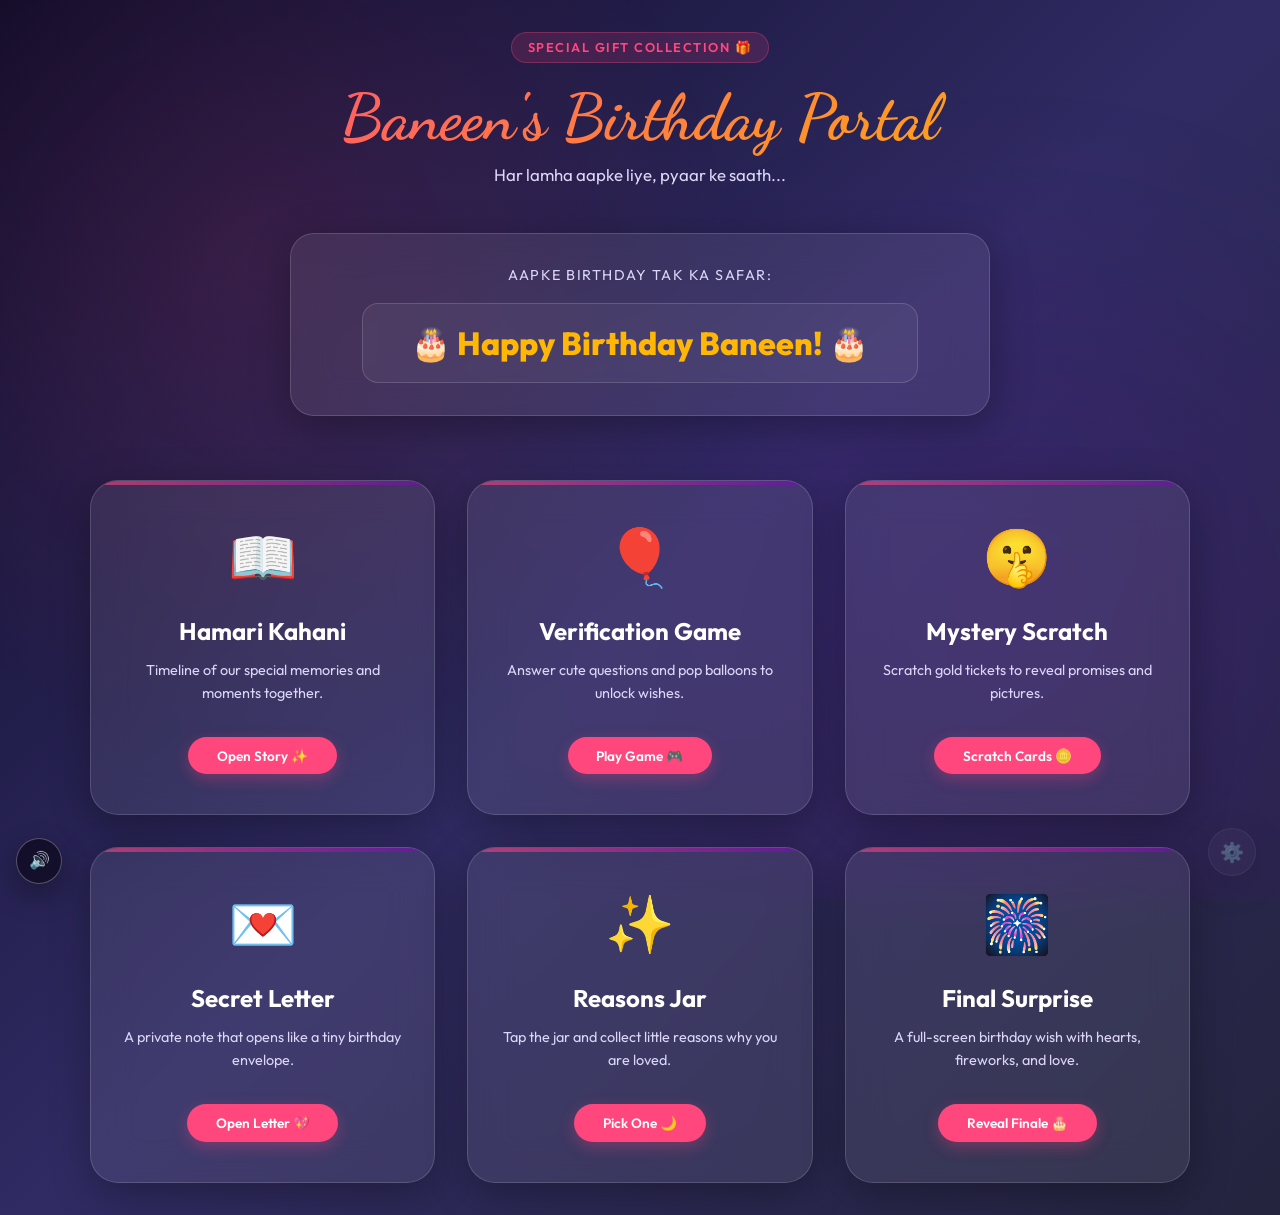
<file: index.html>
<!DOCTYPE html>
<html lang="en">
<head>
    <meta charset="UTF-8">
    <meta name="viewport" content="width=device-width, initial-scale=1.0">
    <title>Surprises For You 💖</title>
    <link rel="preconnect" href="https://fonts.googleapis.com">
    <link rel="preconnect" href="https://fonts.gstatic.com" crossorigin>
    <link href="https://fonts.googleapis.com/css2?family=Dancing+Script:wght@700&family=Outfit:wght@300;400;600;800&display=swap" rel="stylesheet">
    <link rel="stylesheet" href="style-portal.css">
</head>
<body>
    <!-- Background Starry Particles -->
    <div class="space-bg"></div>

    <!-- Secret Admin Portal Button -->
    <a href="admin.html" class="secret-admin-btn" title="Admin Settings">⚙️</a>

    <div class="portal-container">
        <header class="portal-header">
            <span class="portal-badge">Special Gift Collection 🎁</span>
            <h1 class="portal-title">Baneen's Birthday Portal</h1>
            <p class="portal-tagline">Har lamha aapke liye, pyaar ke saath...</p>
        </header>

        <!-- Countdown Section -->
        <div class="glass-card countdown-card">
            <p class="countdown-label">Aapke Birthday Tak Ka Safar:</p>
            <div class="countdown" id="countdown">
                <div class="countdown-item">
                    <span class="countdown-number" id="days">00</span>
                    <span class="countdown-text">Days</span>
                </div>
                <div class="countdown-separator">:</div>
                <div class="countdown-item">
                    <span class="countdown-number" id="hours">00</span>
                    <span class="countdown-text">Hours</span>
                </div>
                <div class="countdown-separator">:</div>
                <div class="countdown-item">
                    <span class="countdown-number" id="minutes">00</span>
                    <span class="countdown-text">Minutes</span>
                </div>
                <div class="countdown-separator">:</div>
                <div class="countdown-item">
                    <span class="countdown-number" id="seconds">00</span>
                    <span class="countdown-text">Seconds</span>
                </div>
            </div>
        </div>

        <!-- Surprise Buttons Grid -->
        <div class="portal-grid">
            <!-- Surprise 1 -->
            <a href="timeline.html" class="portal-card-link">
                <div class="portal-card card-1">
                    <div class="card-icon">📖</div>
                    <h2>Hamari Kahani</h2>
                    <p>Timeline of our special memories and moments together.</p>
                    <span class="card-action-btn">Open Story ✨</span>
                </div>
            </a>

            <!-- Surprise 2 -->
            <a href="game.html" class="portal-card-link">
                <div class="portal-card card-2">
                    <div class="card-icon">🎈</div>
                    <h2>Verification Game</h2>
                    <p>Answer cute questions and pop balloons to unlock wishes.</p>
                    <span class="card-action-btn">Play Game 🎮</span>
                </div>
            </a>

            <!-- Surprise 3 -->
            <a href="scratch.html" class="portal-card-link">
                <div class="portal-card card-3">
                    <div class="card-icon">🤫</div>
                    <h2>Mystery Scratch</h2>
                    <p>Scratch gold tickets to reveal promises and pictures.</p>
                    <span class="card-action-btn">Scratch Cards 🪙</span>
                </div>
            </a>

            <!-- Surprise 4 -->
            <a href="letter.html" class="portal-card-link">
                <div class="portal-card card-4">
                    <div class="card-icon">💌</div>
                    <h2>Secret Letter</h2>
                    <p>A private note that opens like a tiny birthday envelope.</p>
                    <span class="card-action-btn">Open Letter 💖</span>
                </div>
            </a>

            <!-- Surprise 5 -->
            <a href="jar.html" class="portal-card-link">
                <div class="portal-card card-5">
                    <div class="card-icon">✨</div>
                    <h2>Reasons Jar</h2>
                    <p>Tap the jar and collect little reasons why you are loved.</p>
                    <span class="card-action-btn">Pick One 🌙</span>
                </div>
            </a>

            <!-- Surprise 6 -->
            <a href="finale.html" class="portal-card-link">
                <div class="portal-card card-6">
                    <div class="card-icon">🎆</div>
                    <h2>Final Surprise</h2>
                    <p>A full-screen birthday wish with hearts, fireworks, and love.</p>
                    <span class="card-action-btn">Reveal Finale 🎂</span>
                </div>
            </a>
        </div>
    </div>

    <script src="config.js"></script>
    <script>
        // Countdown Timer
        function updateCountdown() {
            const birthday = new Date('2026-07-25T00:00:00');
            const now = new Date();
            const diff = birthday - now;

            if (diff <= 0) {
                document.getElementById('countdown').innerHTML = `
                    <div class="countdown-item" style="min-width: auto; padding: 1.2rem 3rem;">
                        <span class="countdown-number" style="font-size: 2rem;">🎂 Happy Birthday Baneen! 🎂</span>
                    </div>
                `;
                return;
            }

            const days = Math.floor(diff / (1000 * 60 * 60 * 24));
            const hours = Math.floor((diff % (1000 * 60 * 60 * 24)) / (1000 * 60 * 60));
            const minutes = Math.floor((diff % (1000 * 60 * 60)) / (1000 * 60));
            const seconds = Math.floor((diff % (1000 * 60)) / 1000);

            document.getElementById('days').textContent = String(days).padStart(2, '0');
            document.getElementById('hours').textContent = String(hours).padStart(2, '0');
            document.getElementById('minutes').textContent = String(minutes).padStart(2, '0');
            document.getElementById('seconds').textContent = String(seconds).padStart(2, '0');
        }
        updateCountdown();
        setInterval(updateCountdown, 1000);
    </script>
    <script src="music-player.js"></script>
</body>
</html>
</file>
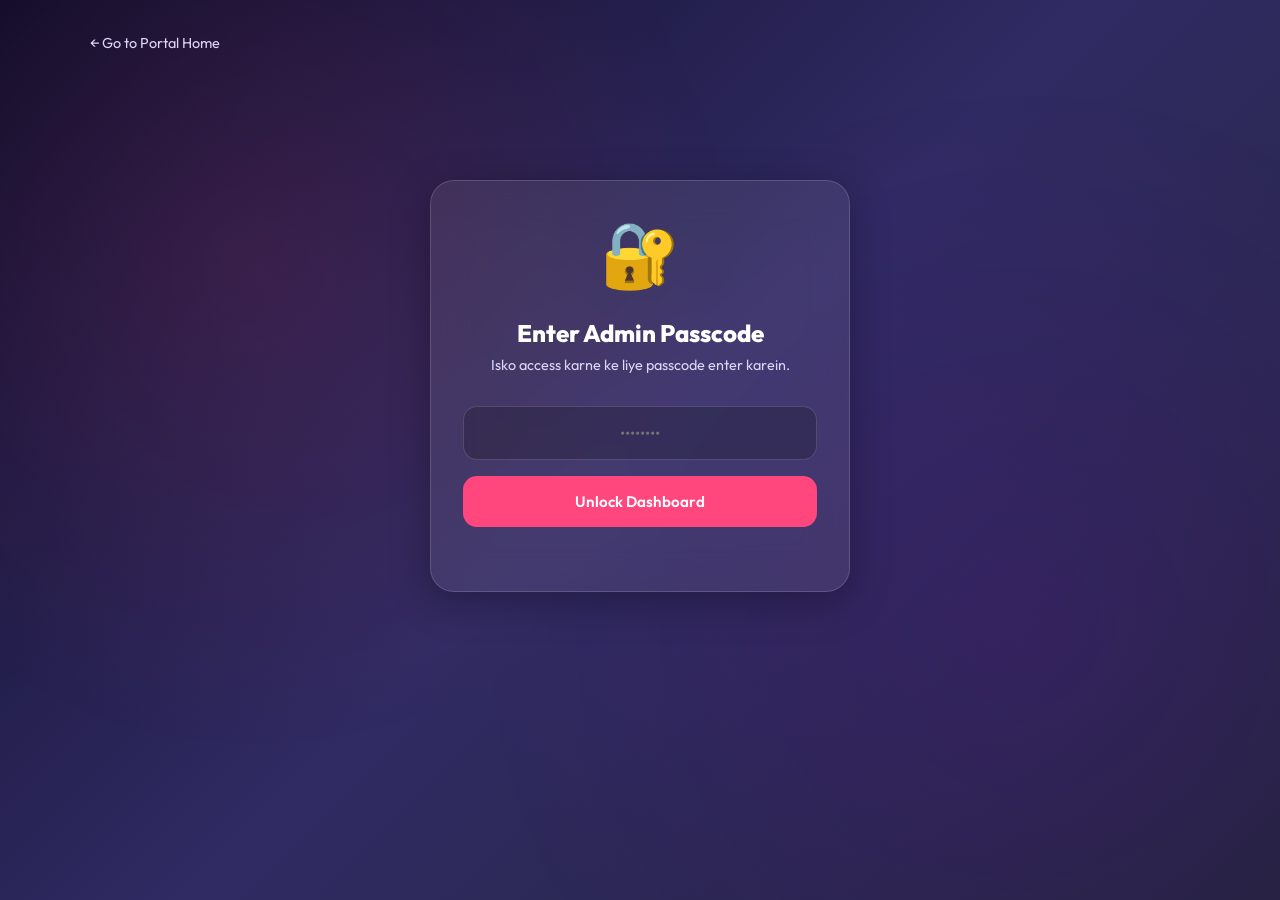
<file: admin.html>
<!DOCTYPE html>
<html lang="en">
<head>
    <meta charset="UTF-8">
    <meta name="viewport" content="width=device-width, initial-scale=1.0">
    <title>Admin Dashboard 🔐</title>
    <link rel="preconnect" href="https://fonts.googleapis.com">
    <link rel="preconnect" href="https://fonts.gstatic.com" crossorigin>
    <link href="https://fonts.googleapis.com/css2?family=Outfit:wght@300;400;600;800&display=swap" rel="stylesheet">
    <link rel="stylesheet" href="style-portal.css">
    <style>
        .action-btns { display: flex; gap: 0.5rem; flex-wrap: wrap; justify-content: center; margin-top: 0.8rem; }
        .download-btn, .reset-btn-small, .url-btn {
            background: rgba(255,255,255,0.12);
            border: 1px solid rgba(255,255,255,0.25);
            color: white;
            padding: 0.4rem 0.8rem;
            border-radius: 8px;
            font-size: 0.75rem;
            cursor: pointer;
            transition: all 0.2s ease;
            font-family: 'Outfit', sans-serif;
        }
        .download-btn:hover { background: rgba(106, 130, 251, 0.3); border-color: rgba(106, 130, 251, 0.5); }
        .reset-btn-small:hover { background: rgba(255, 100, 100, 0.3); border-color: rgba(255, 100, 100, 0.5); }
        .url-btn:hover { background: rgba(6, 214, 160, 0.3); border-color: rgba(6, 214, 160, 0.5); }
        .upload-status { font-size: 0.75rem; margin-top: 0.5rem; min-height: 1.2rem; text-align: center; color: #ff6b9d; }
        .upload-status.success { color: #06d6a0; }
        .global-actions { display: flex; gap: 1rem; justify-content: center; margin-top: 1.5rem; flex-wrap: wrap; }
        .global-actions button { padding: 0.6rem 1.2rem; border-radius: 10px; border: none; cursor: pointer; font-family: 'Outfit', sans-serif; font-weight: 600; }
        .reset-all-btn { background: linear-gradient(135deg, #ff6b6b, #ee5a5a); color: white; }
        .info-text { font-size: 0.8rem; color: rgba(255,255,255,0.6); text-align: center; margin-top: 0.5rem; }

        .supabase-banner {
            padding: 1rem 1.5rem;
            border-radius: 16px;
            margin: 1rem 0;
            text-align: center;
            font-size: 0.9rem;
        }
        .supabase-banner.connected {
            background: rgba(6, 214, 160, 0.15);
            border: 1px solid rgba(6, 214, 160, 0.4);
            color: #06d6a0;
        }
        .supabase-banner.not-connected {
            background: rgba(255, 165, 0, 0.15);
            border: 1px solid rgba(255, 165, 0, 0.4);
            color: #ffaa00;
        }
        .supabase-banner a { color: #6a82fb; text-decoration: underline; }

        .url-input-section {
            margin-top: 0.8rem;
            display: none;
            gap: 0.5rem;
            flex-direction: column;
        }
        .url-input-section.active { display: flex; }
        .url-input-section input {
            padding: 0.5rem 0.8rem;
            border-radius: 8px;
            border: 1px solid rgba(255,255,255,0.2);
            background: rgba(255,255,255,0.1);
            color: white;
            font-size: 0.8rem;
            font-family: 'Outfit', sans-serif;
        }
        .url-input-section input::placeholder { color: rgba(255,255,255,0.4); }
        .url-input-section button {
            padding: 0.5rem 1rem;
            border-radius: 8px;
            border: none;
            background: linear-gradient(135deg, #6a82fb, #fc5c7d);
            color: white;
            font-family: 'Outfit', sans-serif;
            font-weight: 600;
            cursor: pointer;
        }
    </style>
</head>
<body>
    <div class="space-bg"></div>

    <div class="portal-container">
        <!-- Back to Portal Home -->
        <a href="index.html" class="back-link">← Go to Portal Home</a>

        <!-- ===== PASSCODE LOCK SCREEN ===== -->
        <div class="glass-card auth-card" id="lockScreen">
            <span class="lock-icon">🔐</span>
            <h2>Enter Admin Passcode</h2>
            <p>Isko access karne ke liye passcode enter karein.</p>
            <div class="input-group">
                <input type="password" id="passcodeInput" placeholder="••••••••" onkeydown="if(event.key === 'Enter') checkPasscode()">
                <button class="action-btn" onclick="checkPasscode()">Unlock Dashboard</button>
            </div>
            <p class="error-msg" id="authError"></p>
        </div>

        <!-- ===== ADMIN DASHBOARD SCREEN ===== -->
        <div class="admin-dashboard" id="dashboardScreen" style="display: none;">
            <header class="portal-header">
                <span class="portal-badge">Admin Panel ⚙️</span>
                <h1>Upload Birthday Photos</h1>
                <p>Website ke teeno sections ke liye yahan se images select karein.</p>
            </header>

            <!-- Supabase Connection Status -->
            <div id="supabaseBanner" class="supabase-banner"></div>

            <div class="upload-grid">
                <!-- Photo 1 -->
                <div class="glass-card upload-card">
                    <span class="card-num">1</span>
                    <h3>Photo 1: Jab Hum Mile</h3>
                    <p>Timeline ki pehli photo</p>
                    <div class="preview-box" id="preview-1">No Image</div>
                    <p class="upload-status" id="status-1"></p>
                    <label class="file-label">
                        Choose Photo
                        <input type="file" accept="image/*" onchange="handleImageUpload(1, this)">
                    </label>
                    <div class="action-btns">
                        <button class="url-btn" onclick="toggleUrlInput(1)">🔗 URL Se Paste</button>
                        <button class="download-btn" onclick="downloadPhoto(1, 'photo-1.jpg')">⬇ Download</button>
                        <button class="reset-btn-small" onclick="resetPhoto(1)">🗑 Reset</button>
                    </div>
                    <div class="url-input-section" id="url-section-1">
                        <input type="text" id="url-input-1" placeholder="Image URL paste karein (e.g. imgur, imgbb link)">
                        <button onclick="saveFromUrl(1)">Save URL</button>
                    </div>
                </div>

                <!-- Photo 2 -->
                <div class="glass-card upload-card">
                    <span class="card-num">2</span>
                    <h3>Photo 2: Pehli Baat</h3>
                    <p>Timeline ki dusri photo ya chat screenshot</p>
                    <div class="preview-box" id="preview-2">No Image</div>
                    <p class="upload-status" id="status-2"></p>
                    <label class="file-label">
                        Choose Photo
                        <input type="file" accept="image/*" onchange="handleImageUpload(2, this)">
                    </label>
                    <div class="action-btns">
                        <button class="url-btn" onclick="toggleUrlInput(2)">🔗 URL Se Paste</button>
                        <button class="download-btn" onclick="downloadPhoto(2, 'photo-2.jpg')">⬇ Download</button>
                        <button class="reset-btn-small" onclick="resetPhoto(2)">🗑 Reset</button>
                    </div>
                    <div class="url-input-section" id="url-section-2">
                        <input type="text" id="url-input-2" placeholder="Image URL paste karein (e.g. imgur, imgbb link)">
                        <button onclick="saveFromUrl(2)">Save URL</button>
                    </div>
                </div>

                <!-- Photo 3 -->
                <div class="glass-card upload-card">
                    <span class="card-num">3</span>
                    <h3>Photo 3: Special Moment</h3>
                    <p>Timeline aur Scratch card 2 ki photo</p>
                    <div class="preview-box" id="preview-3">No Image</div>
                    <p class="upload-status" id="status-3"></p>
                    <label class="file-label">
                        Choose Photo
                        <input type="file" accept="image/*" onchange="handleImageUpload(3, this)">
                    </label>
                    <div class="action-btns">
                        <button class="url-btn" onclick="toggleUrlInput(3)">🔗 URL Se Paste</button>
                        <button class="download-btn" onclick="downloadPhoto(3, 'photo-3.jpg')">⬇ Download</button>
                        <button class="reset-btn-small" onclick="resetPhoto(3)">🗑 Reset</button>
                    </div>
                    <div class="url-input-section" id="url-section-3">
                        <input type="text" id="url-input-3" placeholder="Image URL paste karein (e.g. imgur, imgbb link)">
                        <button onclick="saveFromUrl(3)">Save URL</button>
                    </div>
                </div>

                <!-- Photo 4 -->
                <div class="glass-card upload-card">
                    <span class="card-num">4</span>
                    <h3>Photo 4: Yaadgar Din</h3>
                    <p>Timeline ki chothi photo</p>
                    <div class="preview-box" id="preview-4">No Image</div>
                    <p class="upload-status" id="status-4"></p>
                    <label class="file-label">
                        Choose Photo
                        <input type="file" accept="image/*" onchange="handleImageUpload(4, this)">
                    </label>
                    <div class="action-btns">
                        <button class="url-btn" onclick="toggleUrlInput(4)">🔗 URL Se Paste</button>
                        <button class="download-btn" onclick="downloadPhoto(4, 'photo-4.jpg')">⬇ Download</button>
                        <button class="reset-btn-small" onclick="resetPhoto(4)">🗑 Reset</button>
                    </div>
                    <div class="url-input-section" id="url-section-4">
                        <input type="text" id="url-input-4" placeholder="Image URL paste karein (e.g. imgur, imgbb link)">
                        <button onclick="saveFromUrl(4)">Save URL</button>
                    </div>
                </div>

                <!-- Photo 5 -->
                <div class="glass-card upload-card">
                    <span class="card-num">5</span>
                    <h3>Photo 5: Funny Moment</h3>
                    <p>Timeline ki panchwin photo</p>
                    <div class="preview-box" id="preview-5">No Image</div>
                    <p class="upload-status" id="status-5"></p>
                    <label class="file-label">
                        Choose Photo
                        <input type="file" accept="image/*" onchange="handleImageUpload(5, this)">
                    </label>
                    <div class="action-btns">
                        <button class="url-btn" onclick="toggleUrlInput(5)">🔗 URL Se Paste</button>
                        <button class="download-btn" onclick="downloadPhoto(5, 'photo-5.jpg')">⬇ Download</button>
                        <button class="reset-btn-small" onclick="resetPhoto(5)">🗑 Reset</button>
                    </div>
                    <div class="url-input-section" id="url-section-5">
                        <input type="text" id="url-input-5" placeholder="Image URL paste karein (e.g. imgur, imgbb link)">
                        <button onclick="saveFromUrl(5)">Save URL</button>
                    </div>
                </div>

                <!-- Photo 6 -->
                <div class="glass-card upload-card">
                    <span class="card-num">6</span>
                    <h3>Photo 6: Latest / Wish Photo</h3>
                    <p>Timeline ki aakhri/main photo</p>
                    <div class="preview-box" id="preview-6">No Image</div>
                    <p class="upload-status" id="status-6"></p>
                    <label class="file-label">
                        Choose Photo
                        <input type="file" accept="image/*" onchange="handleImageUpload(6, this)">
                    </label>
                    <div class="action-btns">
                        <button class="url-btn" onclick="toggleUrlInput(6)">🔗 URL Se Paste</button>
                        <button class="download-btn" onclick="downloadPhoto(6, 'photo-6.jpg')">⬇ Download</button>
                        <button class="reset-btn-small" onclick="resetPhoto(6)">🗑 Reset</button>
                    </div>
                    <div class="url-input-section" id="url-section-6">
                        <input type="text" id="url-input-6" placeholder="Image URL paste karein (e.g. imgur, imgbb link)">
                        <button onclick="saveFromUrl(6)">Save URL</button>
                    </div>
                </div>
            </div>
            
            <div class="global-actions">
                <button class="reset-all-btn" onclick="resetAllPhotosAndReload()">🗑 Sab Photos Reset Karein</button>
            </div>
            
            <div class="dashboard-footer">
                <button class="logout-btn" onclick="logout()">Lock Panel 🔒</button>
            </div>
        </div>
    </div>

    <script src="config.js"></script>
    <script>
        // Check Login State
        if (sessionStorage.getItem('admin_authorized') === 'true') {
            showDashboard();
        }

        function checkPasscode() {
            const input = document.getElementById('passcodeInput').value;
            const error = document.getElementById('authError');
            
            if (input === CONFIG.ADMIN_PASSWORD) {
                sessionStorage.setItem('admin_authorized', 'true');
                showDashboard();
            } else {
                error.textContent = "Galat passcode! Dobara try karein. 😜";
                playErrorSound();
            }
        }

        function showDashboard() {
            document.getElementById('lockScreen').style.display = 'none';
            document.getElementById('dashboardScreen').style.display = 'block';
            showSupabaseBanner();
            loadPreviews();
        }

        function logout() {
            sessionStorage.removeItem('admin_authorized');
            document.getElementById('lockScreen').style.display = 'block';
            document.getElementById('dashboardScreen').style.display = 'none';
            document.getElementById('passcodeInput').value = '';
        }

        function showSupabaseBanner() {
            const banner = document.getElementById('supabaseBanner');
            if (isSupabaseConfigured()) {
                banner.className = 'supabase-banner connected';
                banner.innerHTML = '✅ Supabase Connected! Photos har device pe sync hongi.';
            } else {
                banner.className = 'supabase-banner not-connected';
                banner.innerHTML = '⚠️ Supabase Not Connected. Photos sirf is browser mein save hongi. <a href="https://supabase.com" target="_blank">Free Supabase account banayein</a> aur <code>config.js</code> mein credentials daalein.';
            }
        }

        // Toggle URL input section
        function toggleUrlInput(id) {
            const section = document.getElementById(`url-section-${id}`);
            section.classList.toggle('active');
        }

        // Save photo from URL (external image hosting like imgbb, imgur, etc.)
        async function saveFromUrl(id) {
            const input = document.getElementById(`url-input-${id}`);
            const url = input.value.trim();
            const preview = document.getElementById(`preview-${id}`);
            const status = document.getElementById(`status-${id}`);
            
            if (!url) {
                status.textContent = '❌ URL empty hai!';
                status.className = 'upload-status';
                return;
            }
            
            // Basic URL validation
            try {
                new URL(url);
            } catch (e) {
                status.textContent = '❌ Invalid URL!';
                status.className = 'upload-status';
                return;
            }
            
            status.textContent = 'Saving...';
            status.className = 'upload-status';
            
            try {
                await saveImageUrl(id, url);
                preview.innerHTML = `<img src="${url}" style="width:100%; height:100%; object-fit:cover; border-radius:12px;">`;
                status.textContent = isSupabaseConfigured() ? '✅ URL saved (Live sync!)' : '✅ URL saved (Local only)';
                status.className = 'upload-status success';
                input.value = '';
                document.getElementById(`url-section-${id}`).classList.remove('active');
            } catch (e) {
                status.textContent = '❌ Save failed: ' + (e.message || 'Unknown error');
                status.className = 'upload-status';
            }
        }

        // Load Previews
        async function loadPreviews() {
            for (let i = 1; i <= 6; i++) {
                try {
                    const url = await getImageUrl(i);
                    const preview = document.getElementById(`preview-${i}`);
                    const status = document.getElementById(`status-${i}`);
                    if (url) {
                        preview.innerHTML = `<img src="${url}" style="width:100%; height:100%; object-fit:cover; border-radius:12px;">`;
                    } else {
                        preview.textContent = 'No Image';
                    }
                    if (status) {
                        if (url && !url.includes(CONFIG.PLACEHOLDERS[i])) {
                            const isLive = isSupabaseConfigured() && !url.startsWith('data:');
                            status.textContent = isLive ? '✅ Live sync (Supabase)' : '✅ Custom photo saved';
                            status.className = 'upload-status success';
                        } else {
                            status.textContent = '📂 Default photo';
                            status.className = 'upload-status';
                        }
                    }
                } catch (e) {
                    console.error(`Error loading preview ${i}:`, e);
                }
            }
        }

        // Handle Image Upload and Compress
        function handleImageUpload(id, input) {
            const file = input.files[0];
            if (!file) return;

            const preview = document.getElementById(`preview-${id}`);
            const status = document.getElementById(`status-${id}`);
            preview.innerHTML = `<span class="loading-spinner">Compressing...</span>`;
            if (status) {
                status.textContent = isSupabaseConfigured() ? 'Uploading to cloud...' : 'Compressing...';
                status.className = 'upload-status';
            }

            const reader = new FileReader();
            reader.onload = function(e) {
                const img = new Image();
                img.onload = function() {
                    const canvas = document.createElement('canvas');
                    const maxDim = 800;
                    let w = img.width;
                    let h = img.height;
                    
                    if (w > h) {
                        if (w > maxDim) {
                            h = Math.round(h * maxDim / w);
                            w = maxDim;
                        }
                    } else {
                        if (h > maxDim) {
                            w = Math.round(w * maxDim / h);
                            h = maxDim;
                        }
                    }

                    canvas.width = w;
                    canvas.height = h;
                    const ctx = canvas.getContext('2d');
                    ctx.drawImage(img, 0, 0, w, h);

                    const compressedUrl = canvas.toDataURL('image/jpeg', 0.7);

                    saveImageUrl(id, compressedUrl)
                        .then((savedUrl) => {
                            const finalUrl = savedUrl || compressedUrl;
                            preview.innerHTML = `<img src="${finalUrl}" style="width:100%; height:100%; object-fit:cover; border-radius:12px;">`;
                            if (status) {
                                status.textContent = isSupabaseConfigured() ? '✅ Live sync (Supabase)!' : '✅ Saved locally';
                                status.className = 'upload-status success';
                            }
                        })
                        .catch(err => {
                            console.error('Save failed:', err);
                            preview.innerHTML = `<span style="color:#ff6b6b; font-size:0.8rem;">❌ ${err.message || 'Save failed'}</span>`;
                            if (status) {
                                status.textContent = err.message || '❌ Photo save nahi ho saki!';
                                status.className = 'upload-status';
                            }
                        });
                };
                img.onerror = function() {
                    preview.innerHTML = `<span style="color:#ff6b6b; font-size:0.8rem;">❌ Invalid image</span>`;
                    if (status) {
                        status.textContent = '❌ Image read nahi ho saki!';
                        status.className = 'upload-status';
                    }
                };
                img.src = e.target.result;
            };
            reader.onerror = function() {
                preview.innerHTML = `<span style="color:#ff6b6b; font-size:0.8rem;">❌ File read error</span>`;
                if (status) {
                    status.textContent = '❌ File read nahi ho saki!';
                    status.className = 'upload-status';
                }
            };
            reader.readAsDataURL(file);
        }

        // Reset a single photo
        async function resetPhoto(id) {
            try {
                await deletePhoto(id);
                const preview = document.getElementById(`preview-${id}`);
                const status = document.getElementById(`status-${id}`);
                const url = CONFIG.PLACEHOLDERS[id];
                preview.innerHTML = `<img src="${url}" style="width:100%; height:100%; object-fit:cover; border-radius:12px;">`;
                if (status) {
                    status.textContent = '📂 Default photo';
                    status.className = 'upload-status';
                }
            } catch (e) {
                console.error('Reset failed:', e);
                alert('Reset failed: ' + e.message);
            }
        }

        // Reset all photos
        async function resetAllPhotosAndReload() {
            if (!confirm('Kya aap sab uploaded photos delete karna chahte hain?')) return;
            try {
                await clearAllPhotos();
                loadPreviews();
                alert('Sab photos reset ho gayi hain! ✅');
            } catch (e) {
                console.error('Reset all failed:', e);
                alert('Reset failed: ' + e.message);
            }
        }

        // Quick buzzer sound for error
        function playErrorSound() {
            try {
                const ctx = new (window.AudioContext || window.webkitAudioContext)();
                const osc = ctx.createOscillator();
                const gain = ctx.createGain();
                osc.type = 'sawtooth';
                osc.frequency.setValueAtTime(150, ctx.currentTime);
                gain.gain.setValueAtTime(0.1, ctx.currentTime);
                gain.gain.exponentialRampToValueAtTime(0.01, ctx.currentTime + 0.15);
                osc.connect(gain);
                gain.connect(ctx.destination);
                osc.start();
                osc.stop(ctx.currentTime + 0.15);
            } catch(e) {}
        }
    </script>
</body>
</html>
</file>
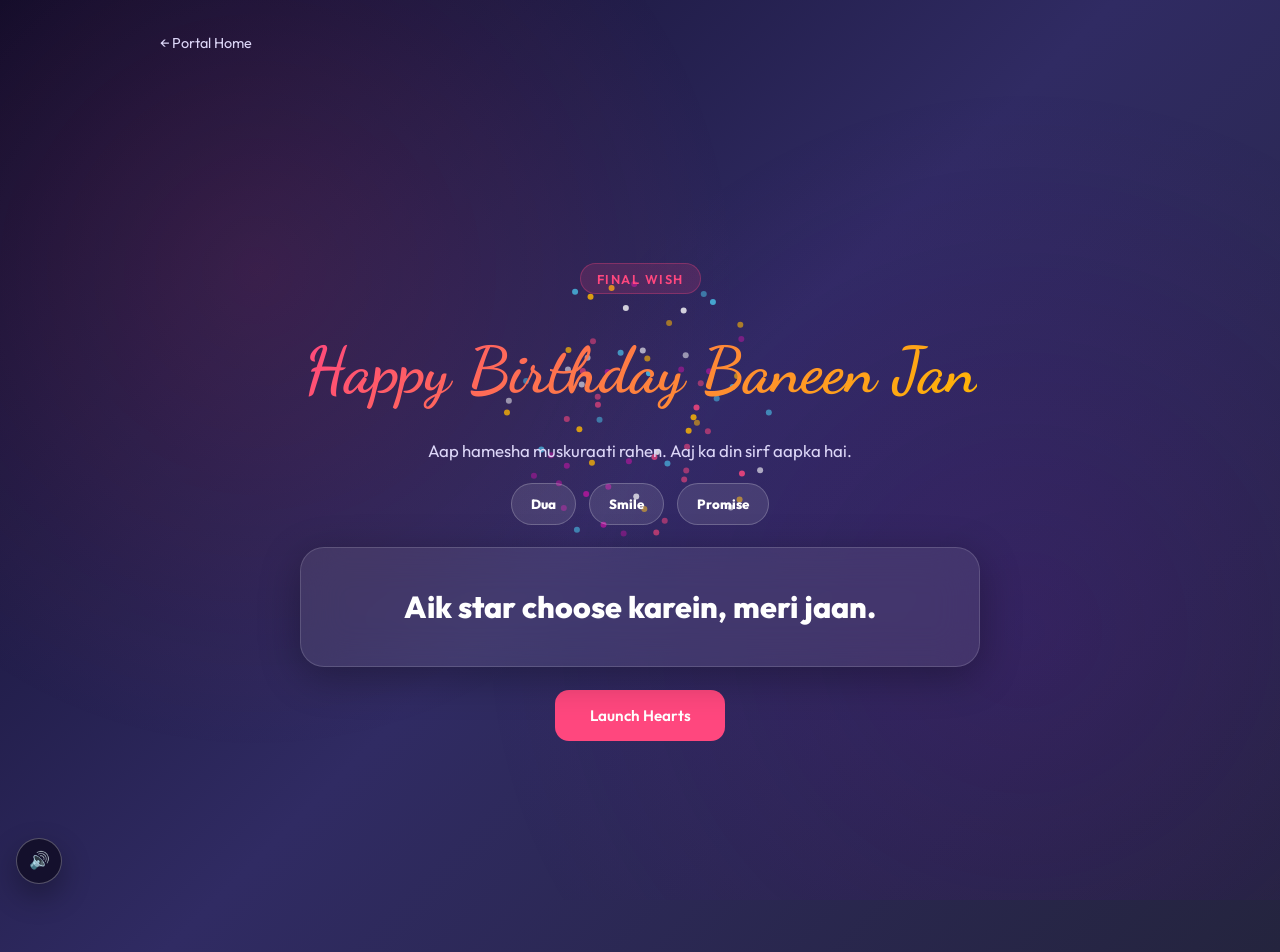
<file: finale.html>
<!DOCTYPE html>
<html lang="en">
<head>
    <meta charset="UTF-8">
    <meta name="viewport" content="width=device-width, initial-scale=1.0">
    <title>Final Surprise for Baneen</title>
    <link rel="preconnect" href="https://fonts.googleapis.com">
    <link rel="preconnect" href="https://fonts.gstatic.com" crossorigin>
    <link href="https://fonts.googleapis.com/css2?family=Dancing+Script:wght@700&family=Outfit:wght@300;400;600;800&display=swap" rel="stylesheet">
    <link rel="stylesheet" href="style-portal.css">
</head>
<body class="surprise-body finale-body">
    <canvas class="fireworks-canvas" id="fireworksCanvas"></canvas>
    <div class="space-bg"></div>

    <div class="portal-container surprise-container finale-container">
        <a href="index.html" class="back-link">← Portal Home</a>

        <section class="finale-panel">
            <span class="portal-badge">Final Wish</span>
            <h1 class="portal-title">Happy Birthday Baneen Jan</h1>
            <p class="portal-tagline">Aap hamesha muskuraati rahen. Aaj ka din sirf aapka hai.</p>

            <div class="wish-stars">
                <button type="button" data-message="Allah kare aapki har dua qabool ho.">Dua</button>
                <button type="button" data-message="Aapki smile hamesha meri favorite rahegi.">Smile</button>
                <button type="button" data-message="Main hamesha aapki khushi ke liye koshish karunga.">Promise</button>
            </div>

            <div class="glass-card finale-message" id="finaleMessage">
                Aik star choose karein, meri jaan.
            </div>

            <button class="action-btn finale-btn" id="finaleBtn" type="button">Launch Hearts</button>
        </section>
    </div>

    <script>
        const canvas = document.getElementById('fireworksCanvas');
        const ctx = canvas.getContext('2d');
        const finaleMessage = document.getElementById('finaleMessage');
        const finaleBtn = document.getElementById('finaleBtn');
        let particles = [];

        function resizeCanvas() {
            canvas.width = window.innerWidth;
            canvas.height = window.innerHeight;
        }

        function launch(x = canvas.width / 2, y = canvas.height * 0.45) {
            const colors = ['#ff477e', '#ffb703', '#4cc9f0', '#ffffff', '#b5179e'];
            for (let i = 0; i < 70; i++) {
                const angle = (Math.PI * 2 * i) / 70;
                const speed = 1.5 + Math.random() * 4;
                particles.push({
                    x,
                    y,
                    vx: Math.cos(angle) * speed,
                    vy: Math.sin(angle) * speed,
                    life: 70 + Math.random() * 30,
                    color: colors[Math.floor(Math.random() * colors.length)]
                });
            }
        }

        function animate() {
            ctx.clearRect(0, 0, canvas.width, canvas.height);
            particles = particles.filter((particle) => particle.life > 0);
            particles.forEach((particle) => {
                particle.x += particle.vx;
                particle.y += particle.vy;
                particle.vy += 0.025;
                particle.life -= 1;
                ctx.globalAlpha = Math.max(particle.life / 90, 0);
                ctx.fillStyle = particle.color;
                ctx.beginPath();
                ctx.arc(particle.x, particle.y, 3, 0, Math.PI * 2);
                ctx.fill();
            });
            ctx.globalAlpha = 1;
            requestAnimationFrame(animate);
        }

        document.querySelectorAll('.wish-stars button').forEach((button) => {
            button.addEventListener('click', () => {
                finaleMessage.textContent = button.dataset.message;
                finaleMessage.classList.remove('pop-in');
                void finaleMessage.offsetWidth;
                finaleMessage.classList.add('pop-in');
                launch();
            });
        });

        finaleBtn.addEventListener('click', () => {
            finaleMessage.textContent = 'Happy Birthday, Baneen Jan. You are deeply loved.';
            for (let i = 0; i < 4; i++) {
                setTimeout(() => launch(Math.random() * canvas.width, 120 + Math.random() * canvas.height * 0.5), i * 250);
            }
        });

        window.addEventListener('resize', resizeCanvas);
        resizeCanvas();
        animate();
        setTimeout(() => launch(), 600);
    </script>
    <script src="music-player.js"></script>
</body>
</html>
</file>
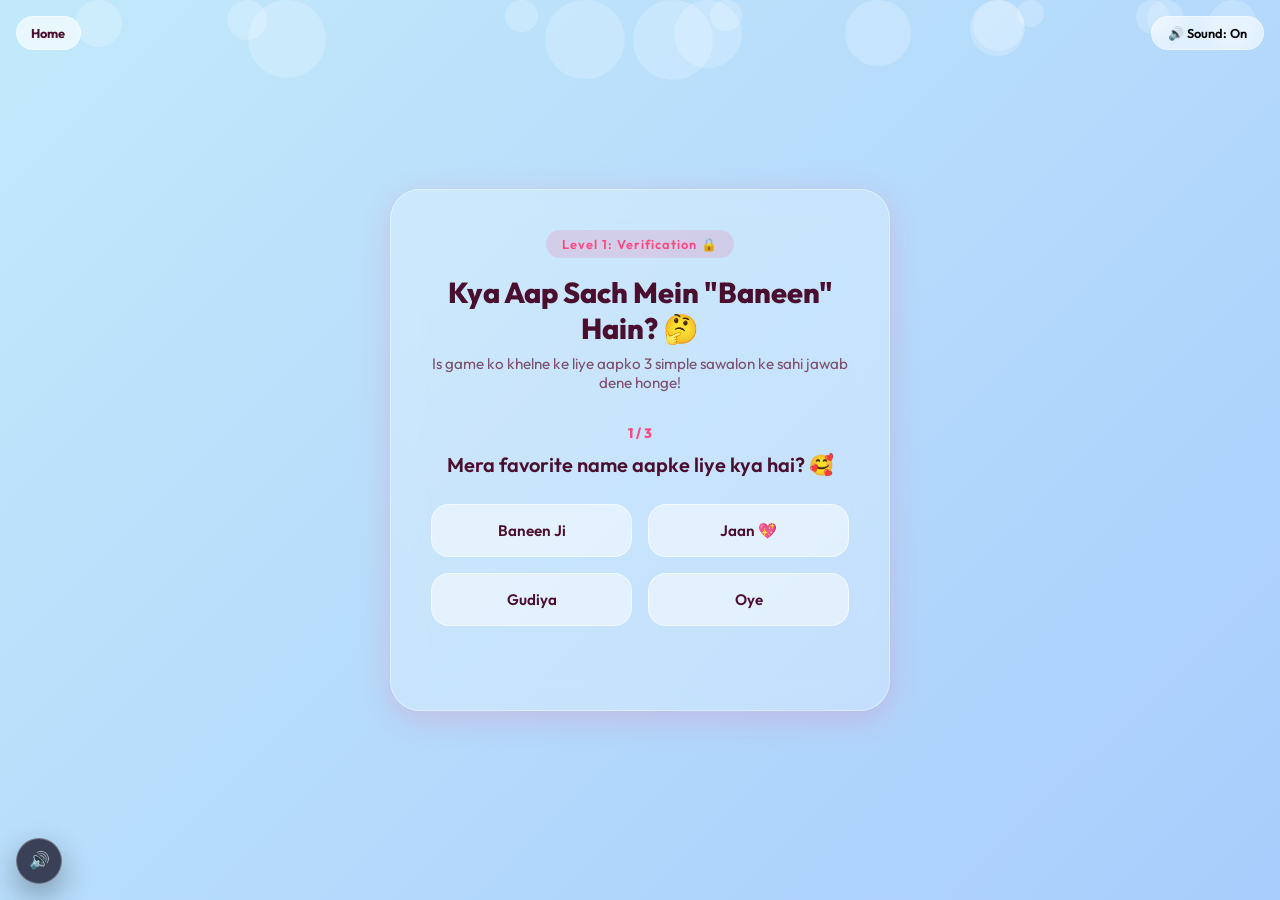
<file: game.html>
<!DOCTYPE html>
<html lang="en">
<head>
    <meta charset="UTF-8">
    <meta name="viewport" content="width=device-width, initial-scale=1.0">
    <title>A Special Game For You 🎈</title>
    <link rel="preconnect" href="https://fonts.googleapis.com">
    <link rel="preconnect" href="https://fonts.gstatic.com" crossorigin>
    <link href="https://fonts.googleapis.com/css2?family=Dancing+Script:wght@700&family=Outfit:wght@300;400;600;800&family=Noto+Nastaliq+Urdu:wght@400;700&display=swap" rel="stylesheet">
    <link rel="stylesheet" href="style-game.css">
</head>
<body>
    <a href="index.html" class="portal-home-link">Home</a>

    <!-- Floating Background Bubbles -->
    <div class="bubble-bg" id="bubbleBg"></div>

    <!-- ===== SCREEN 1: THE QUIZ ===== -->
    <section class="game-screen active" id="quizScreen">
        <div class="glass-card quiz-card">
            <div class="quiz-header">
                <span class="quiz-badge">Level 1: Verification 🔒</span>
                <h2>Kya Aap Sach Mein "Baneen" Hain? 🤔</h2>
                <p>Is game ko khelne ke liye aapko 3 simple sawalon ke sahi jawab dene honge!</p>
            </div>

            <!-- Question 1 -->
            <div class="question-container active" id="q1" data-step="1">
                <div class="q-number">1 / 3</div>
                <h3 class="q-text">Mera favorite name aapke liye kya hai? 🥰</h3>
                <div class="options-grid">
                    <button class="option-btn" onclick="checkAnswer(1, false, this)">Baneen Ji</button>
                    <button class="option-btn" onclick="checkAnswer(1, true, this)">Jaan 💖</button>
                    <button class="option-btn" onclick="checkAnswer(1, false, this)">Gudiya</button>
                    <button class="option-btn" onclick="checkAnswer(1, false, this)">Oye</button>
                </div>
            </div>

            <!-- Question 2 -->
            <div class="question-container" id="q2" data-step="2">
                <div class="q-number">2 / 3</div>
                <h3 class="q-text">Humare darmiyan ladaai hone par pehle sorry kaun bolta hai? 🤫</h3>
                <div class="options-grid">
                    <button class="option-btn" onclick="checkAnswer(2, false, this)">Aap (Baneen)</button>
                    <button class="option-btn" onclick="checkAnswer(2, true, this)">Main (Aqeel) 🙋‍♂️</button>
                    <button class="option-btn" onclick="checkAnswer(2, false, this)">Koi bhi nahi</button>
                    <button class="option-btn" onclick="checkAnswer(2, false, this)">Ladaai hoti hi nahi</button>
                </div>
            </div>

            <!-- Question 3 -->
            <div class="question-container" id="q3" data-step="3">
                <div class="q-number">3 / 3</div>
                <h3 class="q-text">Mera sabse bada aur favorite tohfa kya hai? 🎁</h3>
                <div class="options-grid">
                    <button class="option-btn" onclick="checkAnswer(3, false, this)">Mera Phone</button>
                    <button class="option-btn" onclick="checkAnswer(3, false, this)">Sari dunya ki khushi</button>
                    <button class="option-btn" onclick="checkAnswer(3, true, this)">Aapka Saath aur Smile 🌻</button>
                    <button class="option-btn" onclick="checkAnswer(3, false, this)">Kuch bhi nahi</button>
                </div>
            </div>

            <div class="quiz-feedback" id="quizFeedback"></div>
        </div>
    </section>

    <!-- ===== SCREEN 2: BALLOON POP ===== -->
    <section class="game-screen" id="balloonScreen">
        <div class="game-instructions">
            <span class="instruction-badge">Level 2: Pop & Reveal 🎈</span>
            <h2>Balloons ko Pop Karein!</h2>
            <p>Balloons ko touch kar ke pop karein aur unke piche chupe messages ko parhein. Aakhri balloon mein kuch khaas hai!</p>
            <div class="score-board">Popped: <span id="popCount">0</span> / 8</div>
        </div>
        
        <!-- Balloon Container Area -->
        <div class="balloon-container" id="balloonContainer"></div>
    </section>

    <!-- ===== SCREEN 3: FINAL SURPRISE ===== -->
    <section class="game-screen" id="wishScreen">
        <div class="wish-wrapper">
            <div class="confetti-cannon">🎉</div>
            <div class="glass-card wish-card animated-card">
                <span class="card-sparkle">✨</span>
                <h1 class="wish-title">Happy Birthday, Meri Jaan! 🎂</h1>
                
                <div class="wish-content-scroll">
                    <p class="wish-para">
                        Aapke is khaas din par main dil se dua karta hoon ke aap hamesha muskurati rahein. 
                        Aapki smile meri zindagi ka sabse khoobsurat hissa hai. 
                    </p>
                    <p class="wish-para">
                        Aap mere saath hain, toh har mushkil aasan lagti hai. Main aapse wada karta hoon 
                        ke har lamha aapki khushi ke liye koshish karunga.
                    </p>
                    <p class="wish-para highlight-text">
                        Aap mere liye bohot anmol hain. 💖
                    </p>
                    <p class="wish-urdu-text">
                        جنم دن بہت بہت مبارک ہو، آپ میری زندگی کا سب سے خوبصورت تحفہ ہیں ♾️
                    </p>
                </div>

                <div class="card-footer">
                    <p class="signature">— Aqeel ki taraf se, hamesha ke liye aapka ❤️</p>
                    <button class="replay-btn" onclick="restartGame()">Dobara Khelein 🔄</button>
                </div>
            </div>
        </div>
    </section>

    <!-- Audio Settings -->
    <div class="sound-control">
        <button class="sound-btn" id="soundToggleBtn" onclick="toggleSound()">
            🔊 Sound: On
        </button>
    </div>

    <script src="script-game.js"></script>
    <script src="music-player.js"></script>
</body>
</html>
</file>
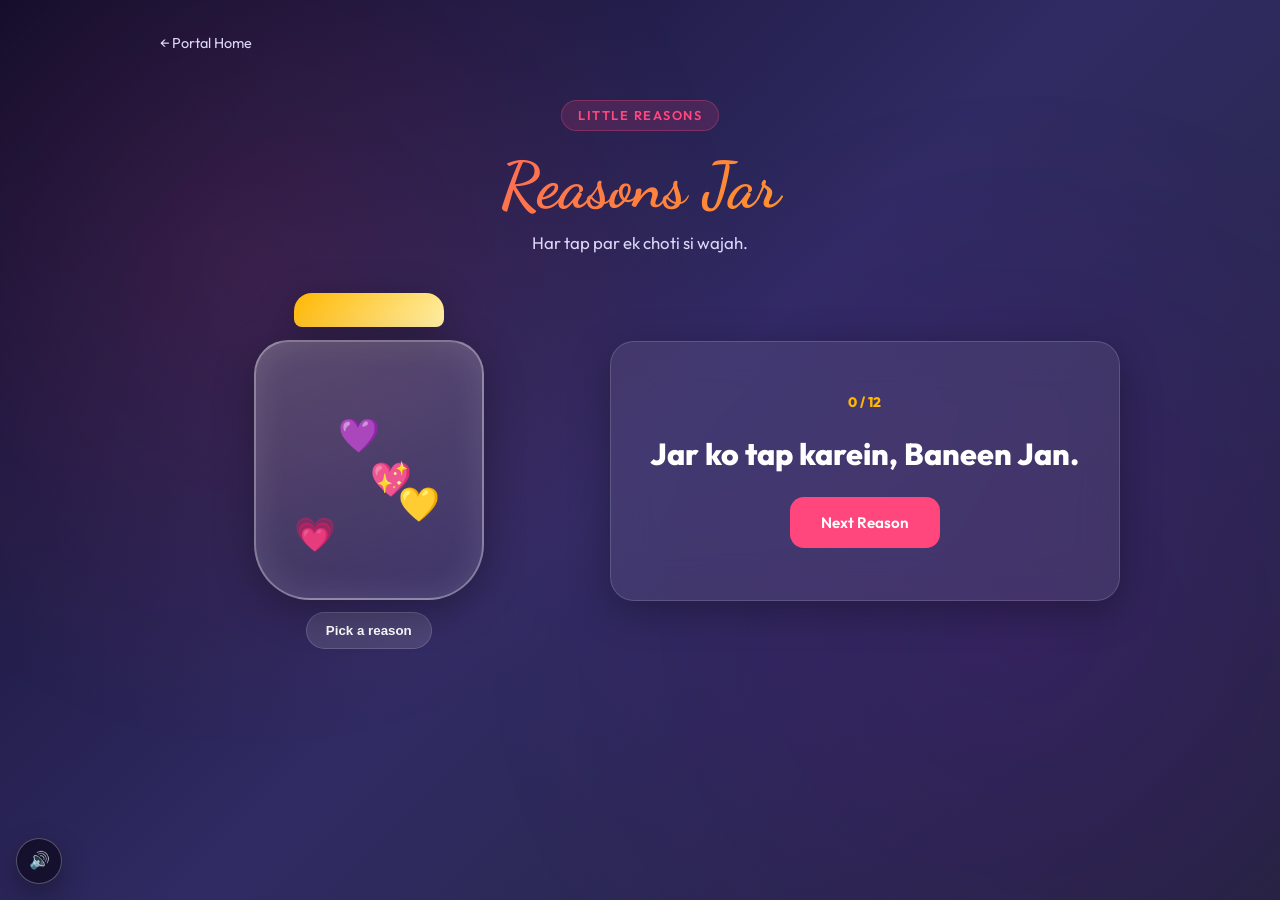
<file: jar.html>
<!DOCTYPE html>
<html lang="en">
<head>
    <meta charset="UTF-8">
    <meta name="viewport" content="width=device-width, initial-scale=1.0">
    <title>Reasons Jar for Baneen</title>
    <link rel="preconnect" href="https://fonts.googleapis.com">
    <link rel="preconnect" href="https://fonts.gstatic.com" crossorigin>
    <link href="https://fonts.googleapis.com/css2?family=Dancing+Script:wght@700&family=Outfit:wght@300;400;600;800&display=swap" rel="stylesheet">
    <link rel="stylesheet" href="style-portal.css">
</head>
<body class="surprise-body">
    <div class="space-bg"></div>
    <div class="portal-container surprise-container">
        <a href="index.html" class="back-link">← Portal Home</a>

        <section class="surprise-hero">
            <span class="portal-badge">Little Reasons</span>
            <h1 class="portal-title">Reasons Jar</h1>
            <p class="portal-tagline">Har tap par ek choti si wajah.</p>
        </section>

        <section class="jar-layout">
            <button class="love-jar" id="jarBtn" type="button" aria-label="Pick a reason">
                <span class="jar-lid"></span>
                <span class="jar-glass">
                    <span class="jar-heart jar-heart-1">💗</span>
                    <span class="jar-heart jar-heart-2">💛</span>
                    <span class="jar-heart jar-heart-3">💜</span>
                    <span class="jar-heart jar-heart-4">💖</span>
                </span>
                <span class="jar-label">Pick a reason</span>
            </button>

            <div class="glass-card reason-display">
                <span class="reason-count" id="reasonCount">0 / 12</span>
                <p id="reasonText">Jar ko tap karein, Baneen Jan.</p>
                <button class="action-btn reason-btn" id="nextReasonBtn" type="button">Next Reason</button>
            </div>
        </section>
    </div>

    <script>
        const reasons = [
            'Aapki smile mere din ka sab se pyara hissa hai.',
            'Aap se baat karun to dil ko sukoon milta hai.',
            'Aap naraz bhi hoti hain to cute lagti hain.',
            'Aapki care mujhe har mushkil mein strong banati hai.',
            'Aap meri favorite notification hain.',
            'Aapke saath simple lamhe bhi yaadgar ban jate hain.',
            'Aapki awaaz mere liye comfort hai.',
            'Aap meri duaon ka sab se khoobsurat jawab hain.',
            'Aap meri life mein khushi ka soft corner hain.',
            'Aap ho to future zyada pyara lagta hai.',
            'Aapka naam sun ke smile khud aa jati hai.',
            'Meri duniya mein aap jaisi koi nahi.'
        ];
        let index = -1;
        const jarBtn = document.getElementById('jarBtn');
        const nextReasonBtn = document.getElementById('nextReasonBtn');
        const text = document.getElementById('reasonText');
        const count = document.getElementById('reasonCount');

        function pickReason() {
            index = (index + 1) % reasons.length;
            text.classList.remove('pop-in');
            void text.offsetWidth;
            text.textContent = reasons[index];
            text.classList.add('pop-in');
            count.textContent = `${index + 1} / ${reasons.length}`;
            jarBtn.classList.remove('shake');
            void jarBtn.offsetWidth;
            jarBtn.classList.add('shake');
        }

        jarBtn.addEventListener('click', pickReason);
        nextReasonBtn.addEventListener('click', pickReason);
    </script>
    <script src="music-player.js"></script>
</body>
</html>
</file>
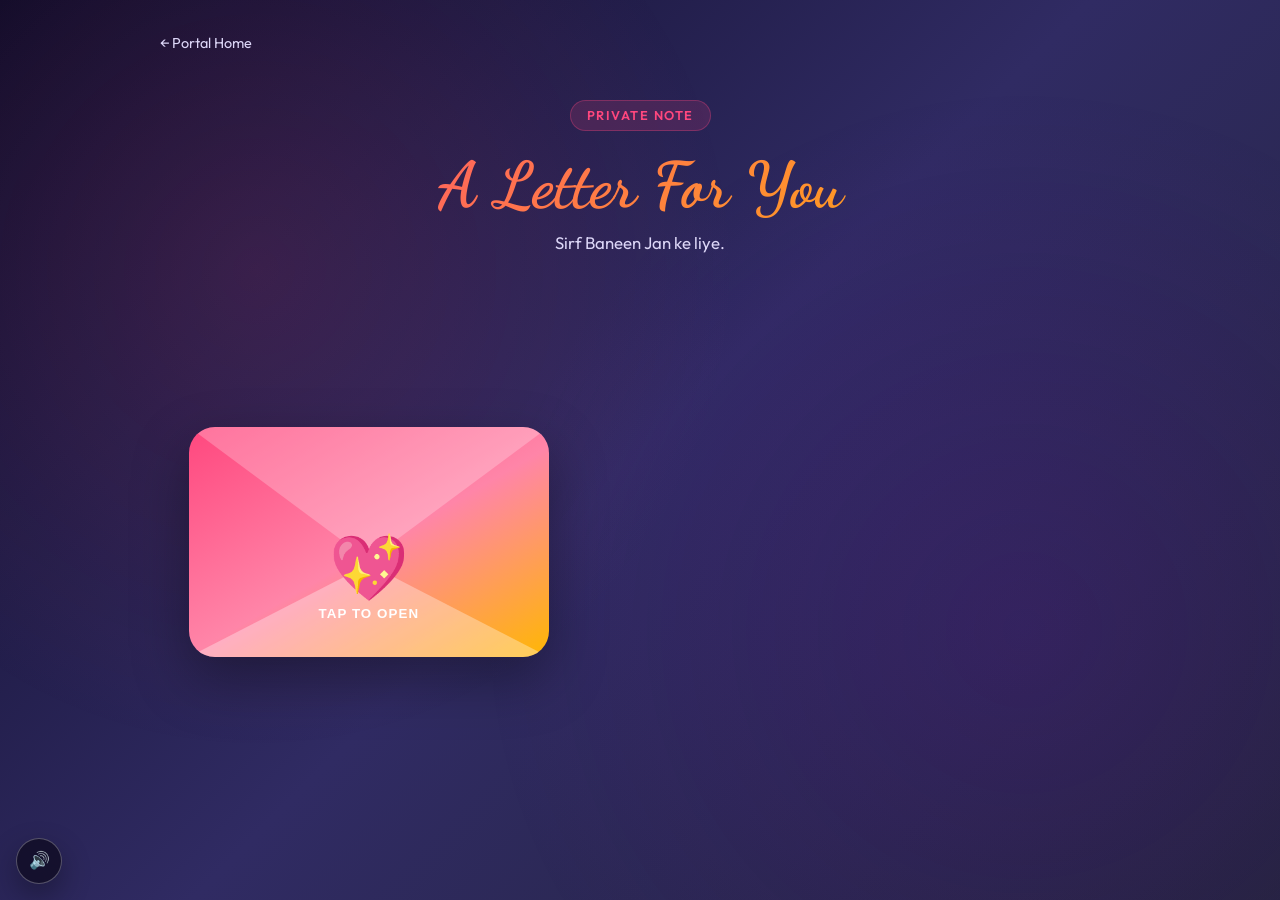
<file: letter.html>
<!DOCTYPE html>
<html lang="en">
<head>
    <meta charset="UTF-8">
    <meta name="viewport" content="width=device-width, initial-scale=1.0">
    <title>Secret Letter for Baneen</title>
    <link rel="preconnect" href="https://fonts.googleapis.com">
    <link rel="preconnect" href="https://fonts.gstatic.com" crossorigin>
    <link href="https://fonts.googleapis.com/css2?family=Dancing+Script:wght@700&family=Outfit:wght@300;400;600;800&display=swap" rel="stylesheet">
    <link rel="stylesheet" href="style-portal.css">
</head>
<body class="surprise-body">
    <div class="space-bg"></div>
    <div class="portal-container surprise-container">
        <a href="index.html" class="back-link">← Portal Home</a>

        <section class="surprise-hero">
            <span class="portal-badge">Private Note</span>
            <h1 class="portal-title">A Letter For You</h1>
            <p class="portal-tagline">Sirf Baneen Jan ke liye.</p>
        </section>

        <section class="letter-stage">
            <button class="envelope" id="openLetterBtn" type="button" aria-label="Open secret letter">
                <span class="envelope-flap"></span>
                <span class="envelope-heart">💖</span>
                <span class="envelope-label">Tap to open</span>
            </button>

            <article class="glass-card letter-card" id="letterCard" aria-live="polite">
                <p class="letter-eyebrow">Meri Baneen Jan,</p>
                <h2>Happy Birthday, meri sab se pyari muskurahat.</h2>
                <p>
                    Aap meri zindagi ka woh hissa hain jahan har cheez thori zyada roshan lagti hai.
                    Main chahta hoon ke aaj ka din aapko utna hi special feel karaye jitni special aap mere liye hain.
                </p>
                <p>
                    Aapki smile, aapki baatein, aur aapka saath mere liye sab se khoobsurat gift hai.
                    Allah kare aap hamesha khush rahen, hamesha safe rahen, aur har dua aapke haq mein qabool ho.
                </p>
                <p class="letter-signature">- Hamesha aapka, Aqeel</p>
            </article>
        </section>
    </div>

    <script>
        const button = document.getElementById('openLetterBtn');
        const card = document.getElementById('letterCard');
        button.addEventListener('click', () => {
            button.classList.add('is-open');
            card.classList.add('is-visible');
            setTimeout(() => card.scrollIntoView({ behavior: 'smooth', block: 'center' }), 250);
        });
    </script>
    <script src="music-player.js"></script>
</body>
</html>
</file>
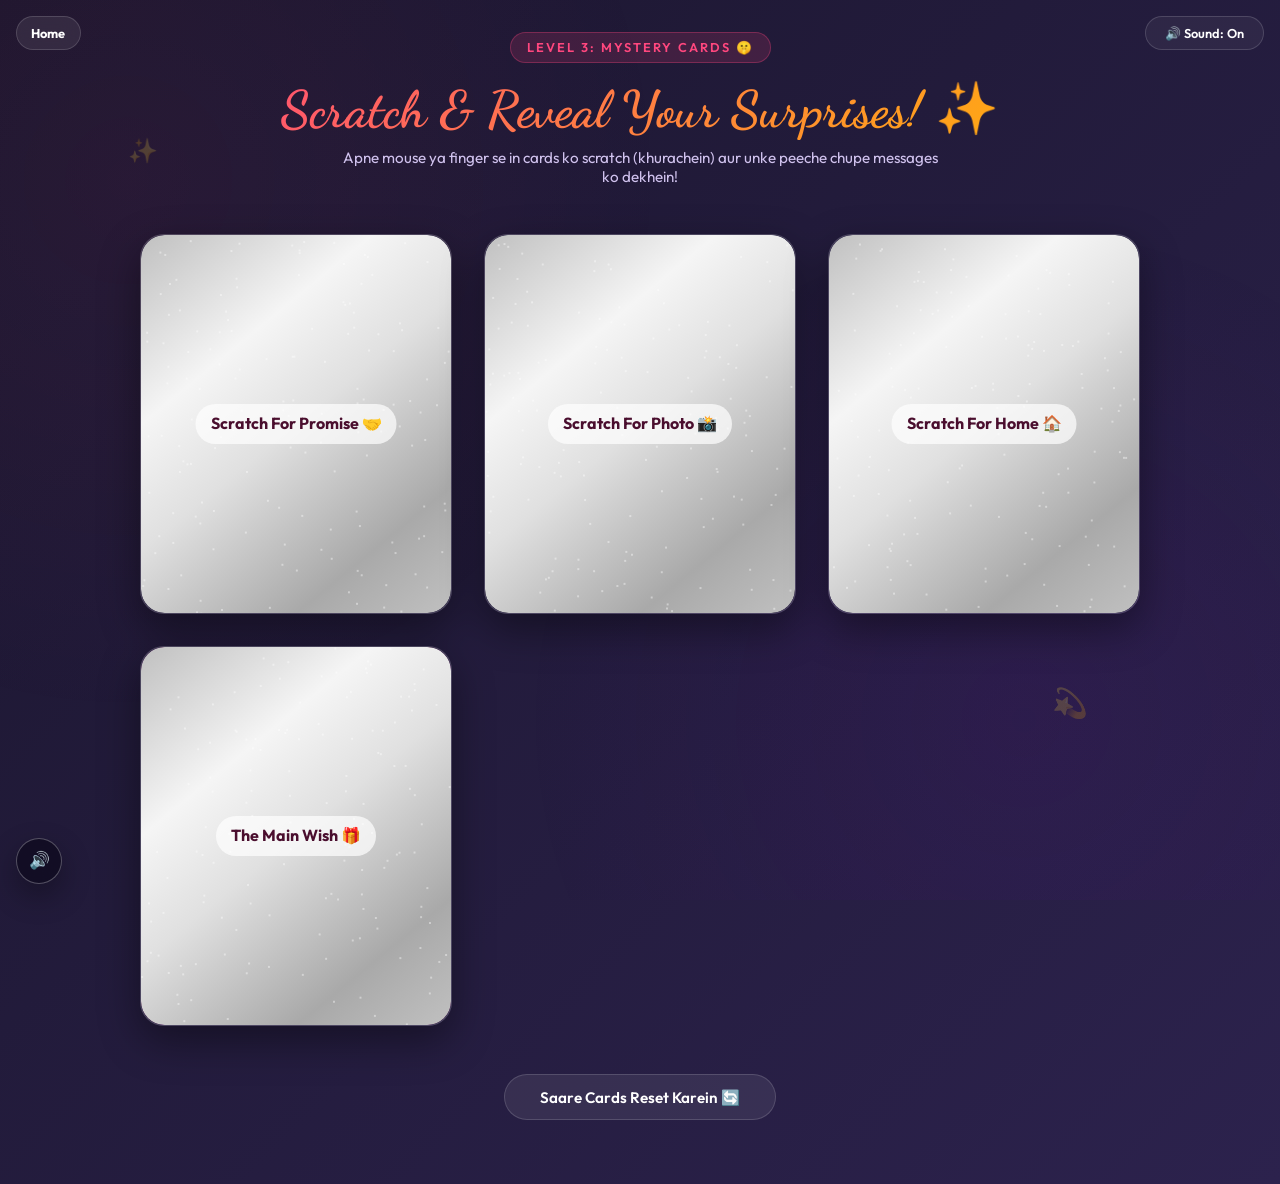
<file: scratch.html>
<!DOCTYPE html>
<html lang="en">
<head>
    <meta charset="UTF-8">
    <meta name="viewport" content="width=device-width, initial-scale=1.0">
    <title>Scratch Your Surprises! 🎁</title>
    <link rel="preconnect" href="https://fonts.googleapis.com">
    <link rel="preconnect" href="https://fonts.gstatic.com" crossorigin>
    <link href="https://fonts.googleapis.com/css2?family=Dancing+Script:wght@700&family=Outfit:wght@300;400;600;700&family=Noto+Nastaliq+Urdu:wght@400;700&display=swap" rel="stylesheet">
    <link rel="stylesheet" href="style-scratch.css">
</head>
<body>
    <a href="index.html" class="portal-home-link">Home</a>

    <!-- Sparkle background -->
    <div class="stars-bg"></div>

    <div class="container">
        <header class="header">
            <span class="badge">Level 3: Mystery Cards 🤫</span>
            <h1>Scratch & Reveal Your Surprises! ✨</h1>
            <p>Apne mouse ya finger se in cards ko scratch (khurachein) aur unke peeche chupe messages ko dekhein!</p>
        </header>

        <div class="scratch-grid">
            <!-- Card 1 -->
            <div class="scratch-card-wrapper" id="card1">
                <div class="scratch-card-inner">
                    <!-- Underneath Content -->
                    <div class="scratch-content message-content">
                        <div class="card-emoji">🤝</div>
                        <h3>Mera Pehla Wada 🌸</h3>
                        <p class="urdu-text">آپ کے ساتھ ہمیشہ محبت اور عزت کا رشتہ رہے گا ♾️</p>
                        <p>Main wada karta hoon ke har haal mein aapka saath nibhaunga aur aapki smile ki hamesha hifazat karunga.</p>
                    </div>
                    <!-- Canvas Cover -->
                    <canvas class="scratch-canvas" data-label="Scratch For Promise 🤝"></canvas>
                </div>
            </div>

            <!-- Card 2 -->
            <div class="scratch-card-wrapper" id="card2">
                <div class="scratch-card-inner">
                    <!-- Underneath Content -->
                    <div class="scratch-content image-content">
                        <!-- REPLACE: Add your photo here -->
                        <img class="reveal-img" src="photos/1.jpg" alt="Aapki Photo" data-id="1">
                        <div class="img-placeholder" style="display:none">📸 photos folder mein 1.jpg daalo</div>
                        <div class="caption">Aapka sabsay pyara face! 😍</div>
                    </div>
                    <canvas class="scratch-canvas" data-label="Scratch For Photo 📸"></canvas>
                </div>
            </div>

            <!-- Card 3 -->
            <div class="scratch-card-wrapper" id="card3">
                <div class="scratch-card-inner">
                    <!-- Underneath Content -->
                    <div class="scratch-content message-content">
                        <div class="card-emoji">🏠</div>
                        <h3>Mera Asli Ghar 💖</h3>
                        <p class="urdu-text">جہاں آپ ہیں، وہی میرا سکون ہے 🌻</p>
                        <p>Mera sukoon aur mera ghar kisi building mein nahi hai... balki wahan hai jahan aap muskurati hain.</p>
                    </div>
                    <canvas class="scratch-canvas" data-label="Scratch For Home 🏠"></canvas>
                </div>
            </div>

            <!-- Card 4 -->
            <div class="scratch-card-wrapper" id="card4">
                <div class="scratch-card-inner">
                    <!-- Underneath Content -->
                    <div class="scratch-content message-content main-wish-content">
                        <div class="card-emoji">🎂</div>
                        <h3 class="main-title">Happy Birthday! 🎉</h3>
                        <p class="main-para">Meri jaan, aapko janam din bohot bohot mubarak ho! Main khush-naseeb hoon ke aap meri zindagi mein hain.</p>
                        <p class="urdu-text">ہمیشہ خوش رہیں اور مسکراتی رہیں ❤️</p>
                        <p class="signature">— Sirf aapka, Aqeel</p>
                    </div>
                    <canvas class="scratch-canvas" data-label="The Main Wish 🎁"></canvas>
                </div>
            </div>
        </div>
        
        <footer class="footer">
            <button class="reset-btn" onclick="resetAllCards()">Saare Cards Reset Karein 🔄</button>
        </footer>
    </div>

    <!-- Audio Switch -->
    <div class="sound-control">
        <button class="sound-btn" id="soundToggleBtn" onclick="toggleSound()">
            🔊 Sound: On
        </button>
    </div>

    <script src="config.js"></script>
    <script>
        document.addEventListener('DOMContentLoaded', async () => {
            const img = document.querySelector('.reveal-img[data-id="1"]');
            if (img && typeof getImageUrl === 'function') {
                try {
                    const url = await getImageUrl(1);
                    if (url && !url.includes(CONFIG.PLACEHOLDERS[1])) {
                        img.src = url;
                        img.style.display = 'block';
                        const placeholder = img.nextElementSibling;
                        if (placeholder && placeholder.classList.contains('img-placeholder')) {
                            placeholder.style.display = 'none';
                        }
                    } else {
                        img.onerror = function() {
                            img.style.display = 'none';
                            const placeholder = img.nextElementSibling;
                            if (placeholder && placeholder.classList.contains('img-placeholder')) {
                                placeholder.style.display = 'flex';
                            }
                        };
                        img.onload = function() {
                            img.style.display = 'block';
                            const placeholder = img.nextElementSibling;
                            if (placeholder && placeholder.classList.contains('img-placeholder')) {
                                placeholder.style.display = 'none';
                            }
                        };
                    }
                } catch (e) {
                    console.error('Error loading scratch image:', e);
                }
            }
        });
    </script>
    <script src="script-scratch.js"></script>
    <script src="music-player.js"></script>
</body>
</html>
</file>
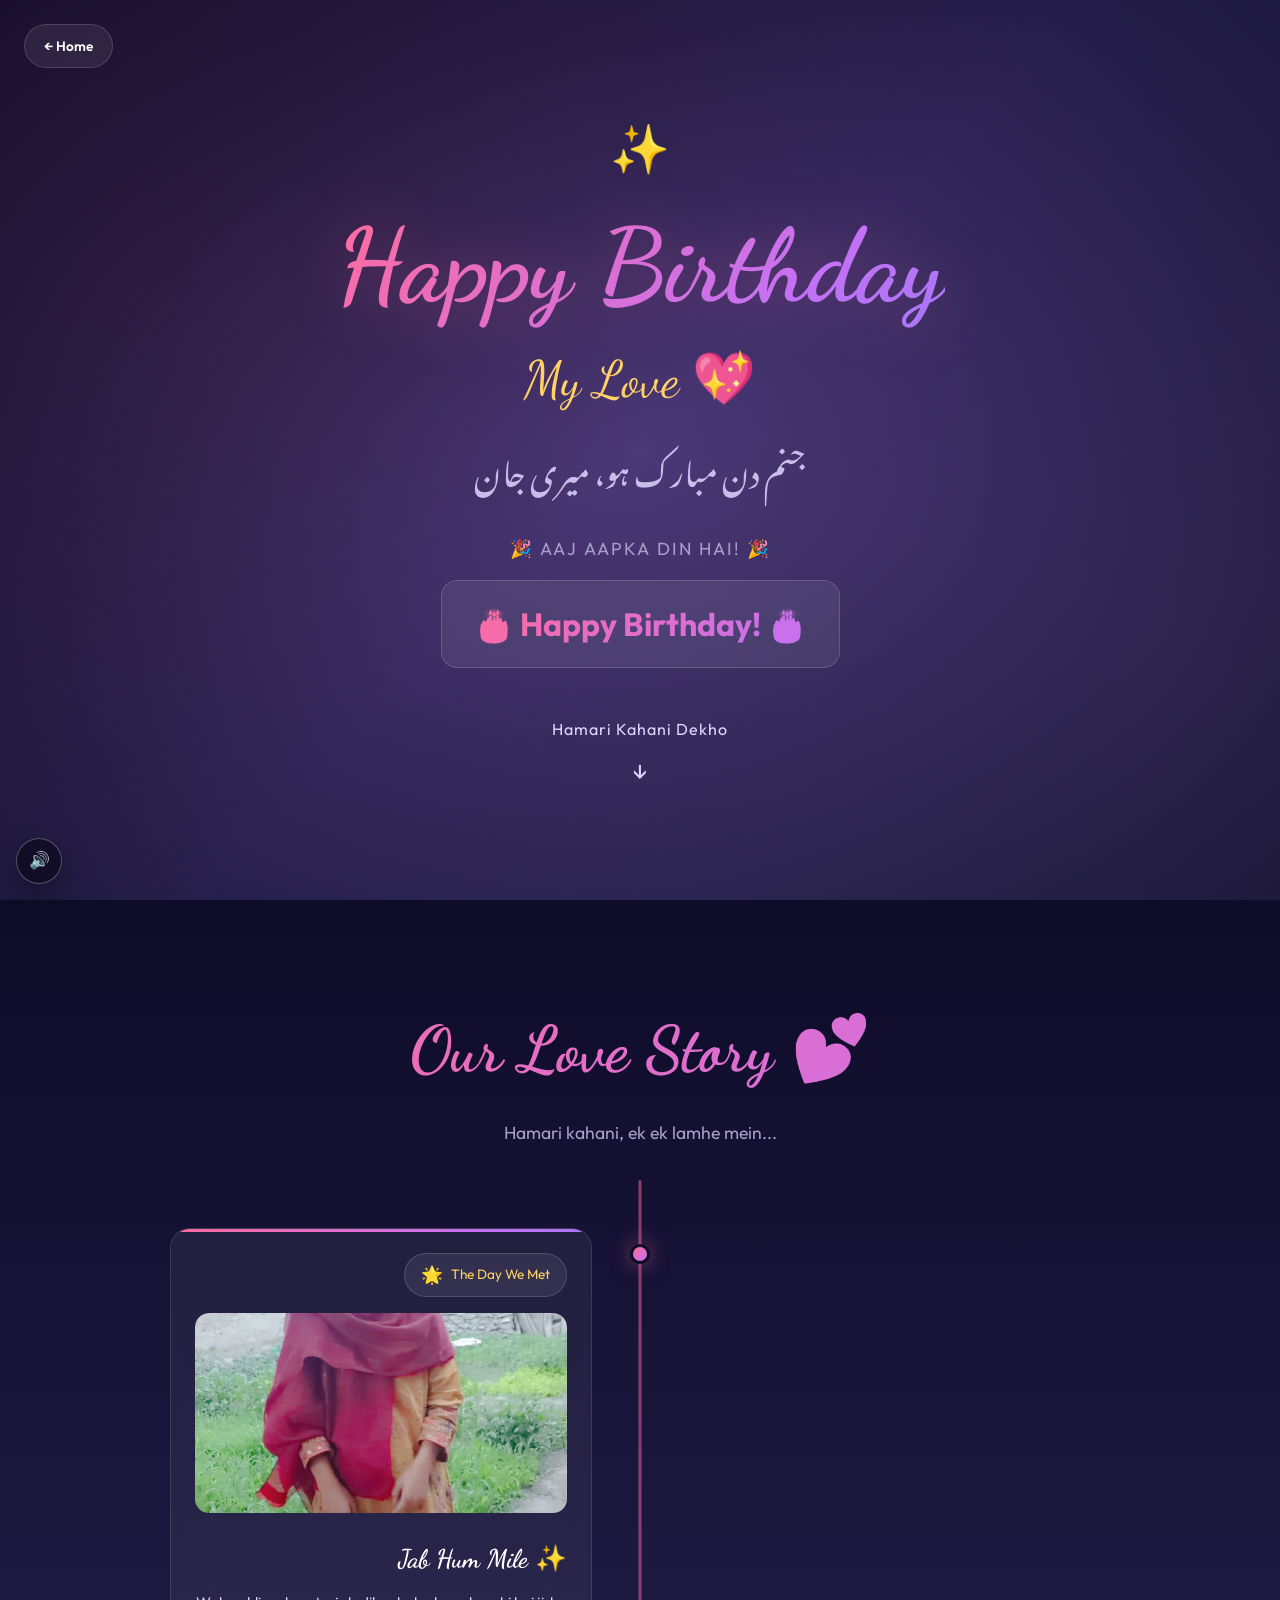
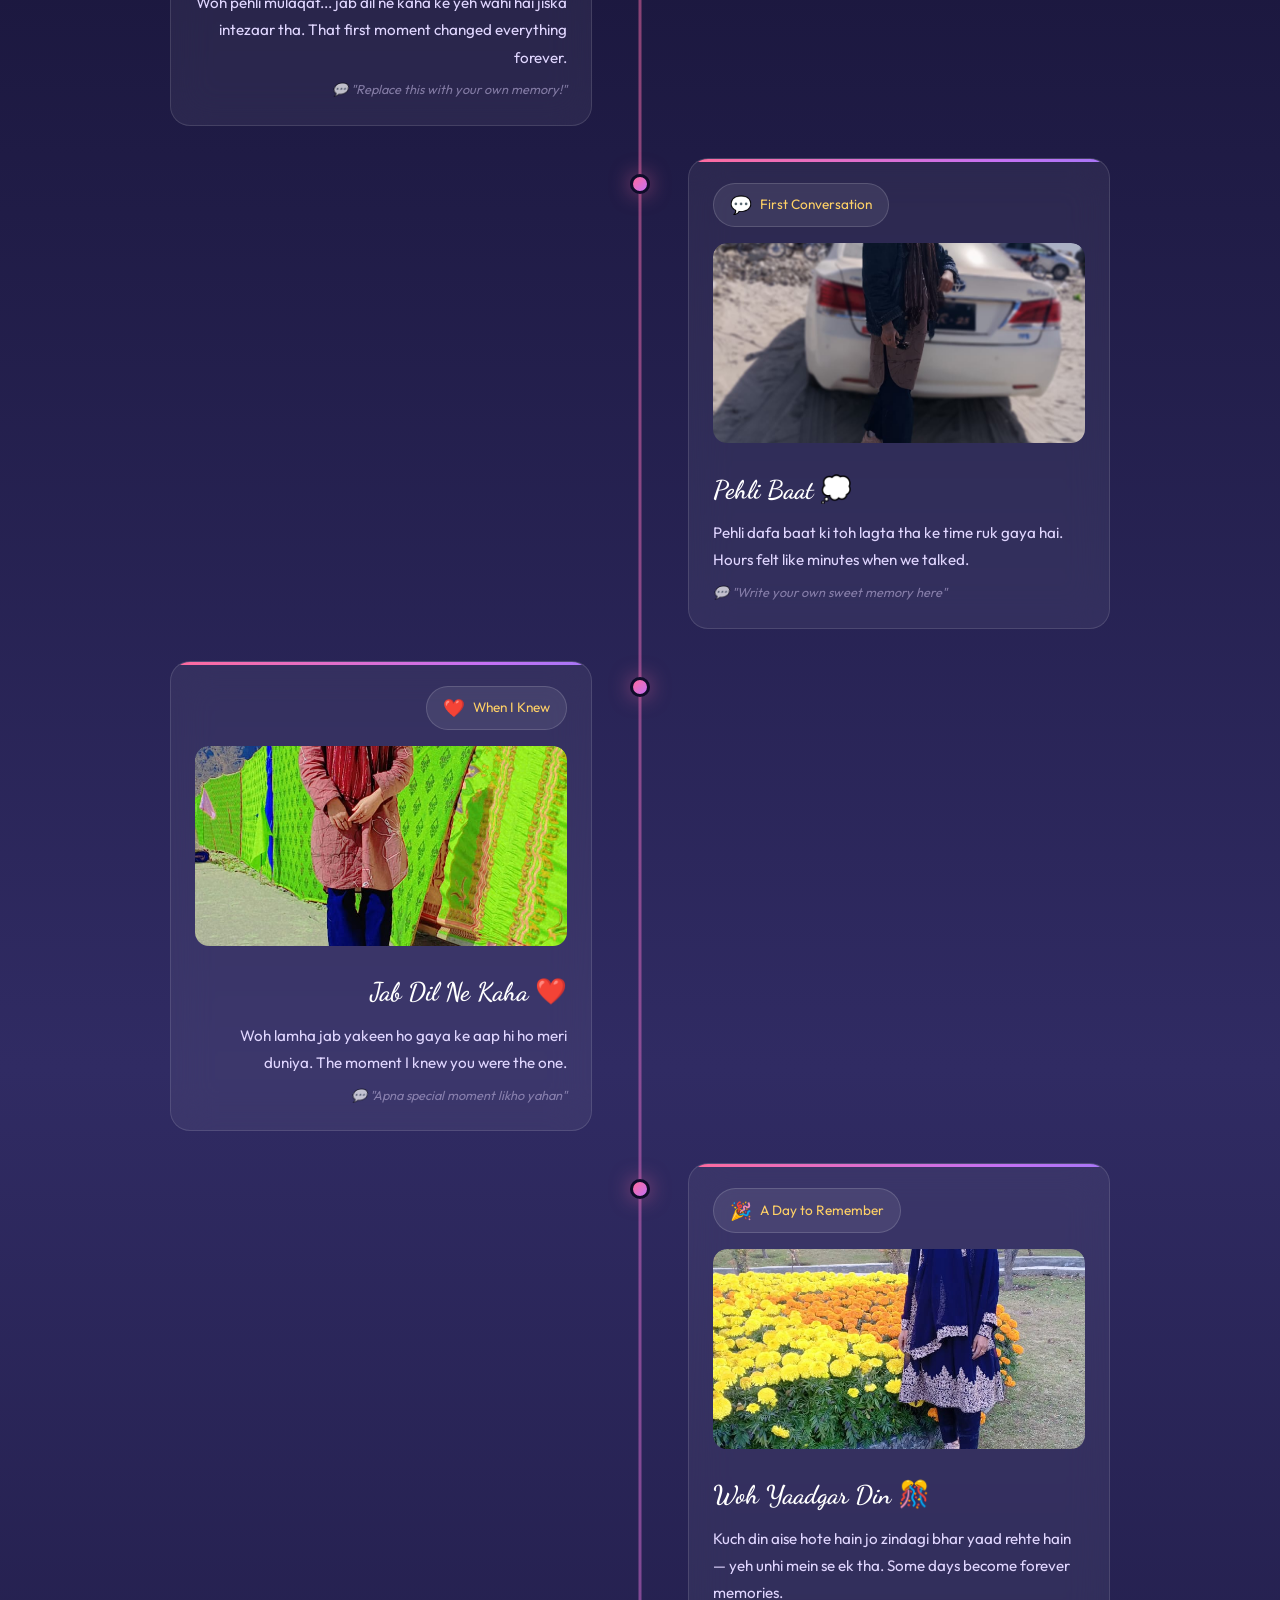
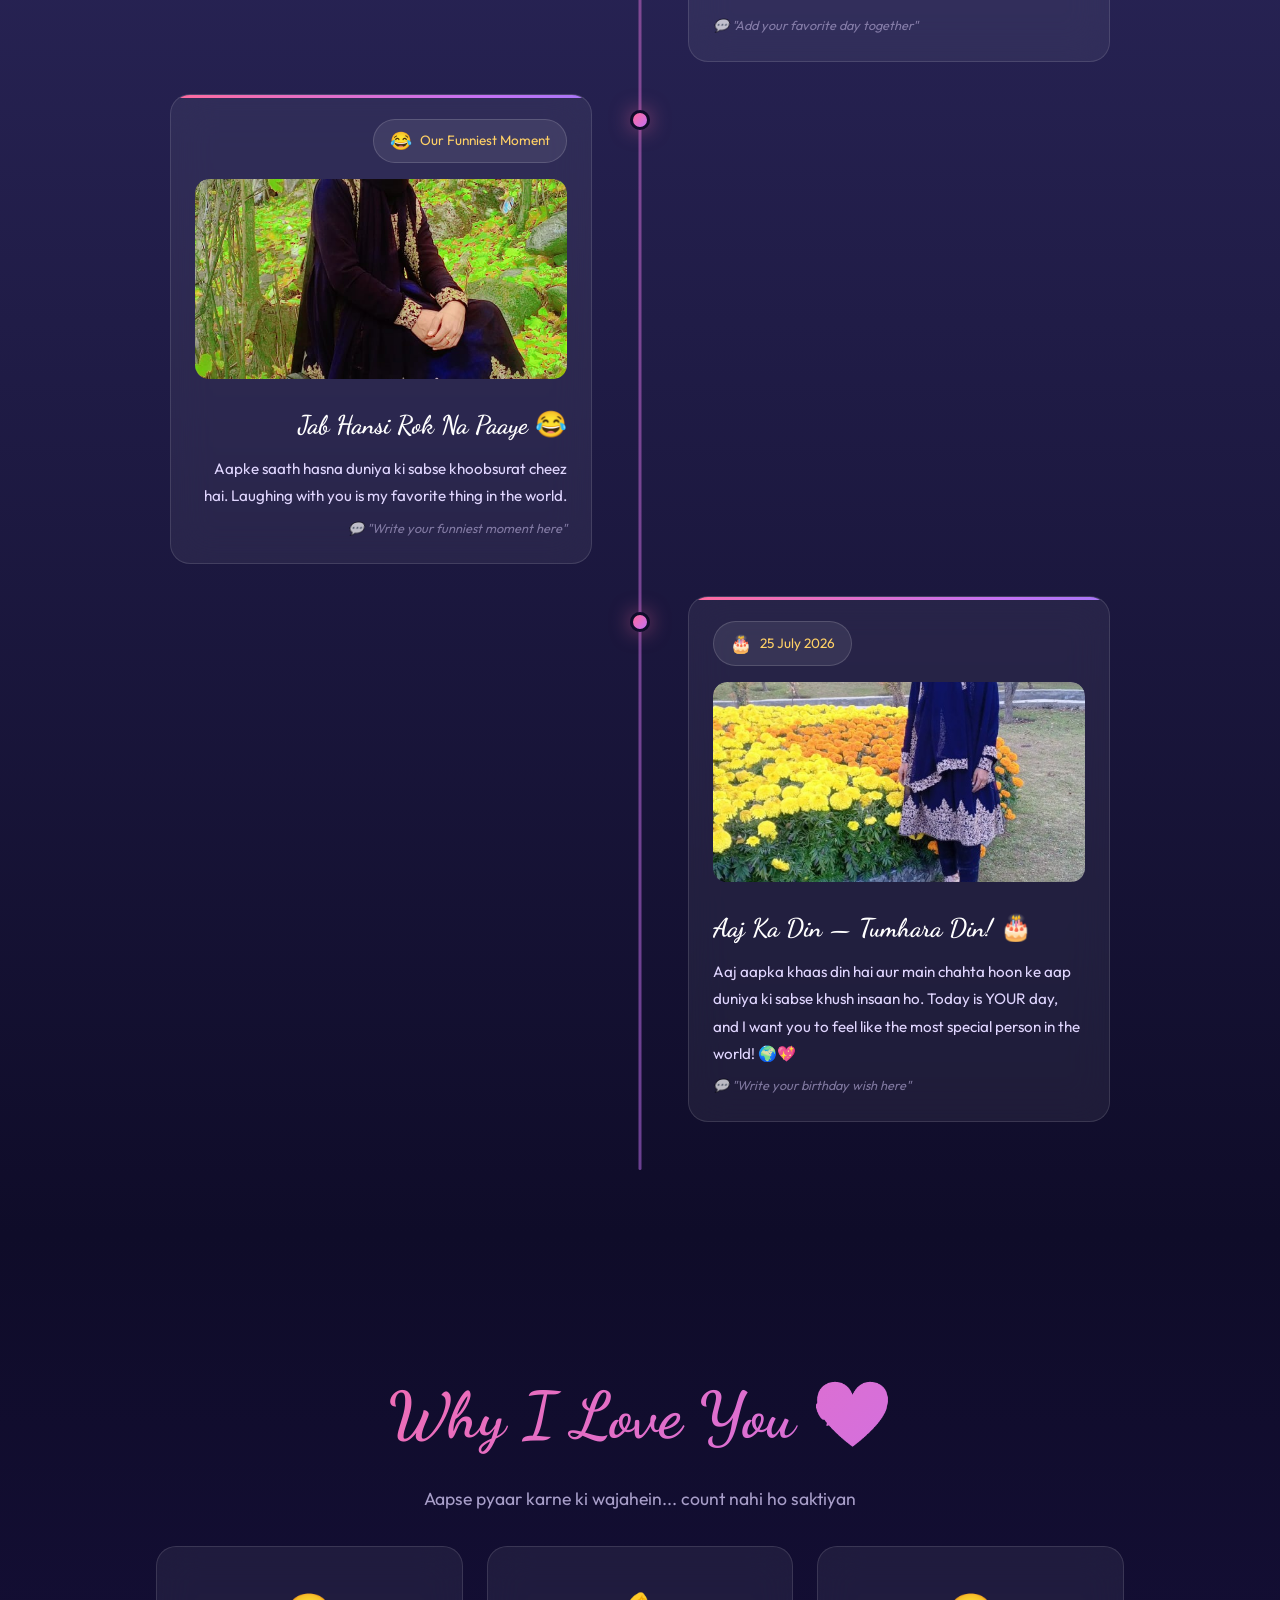
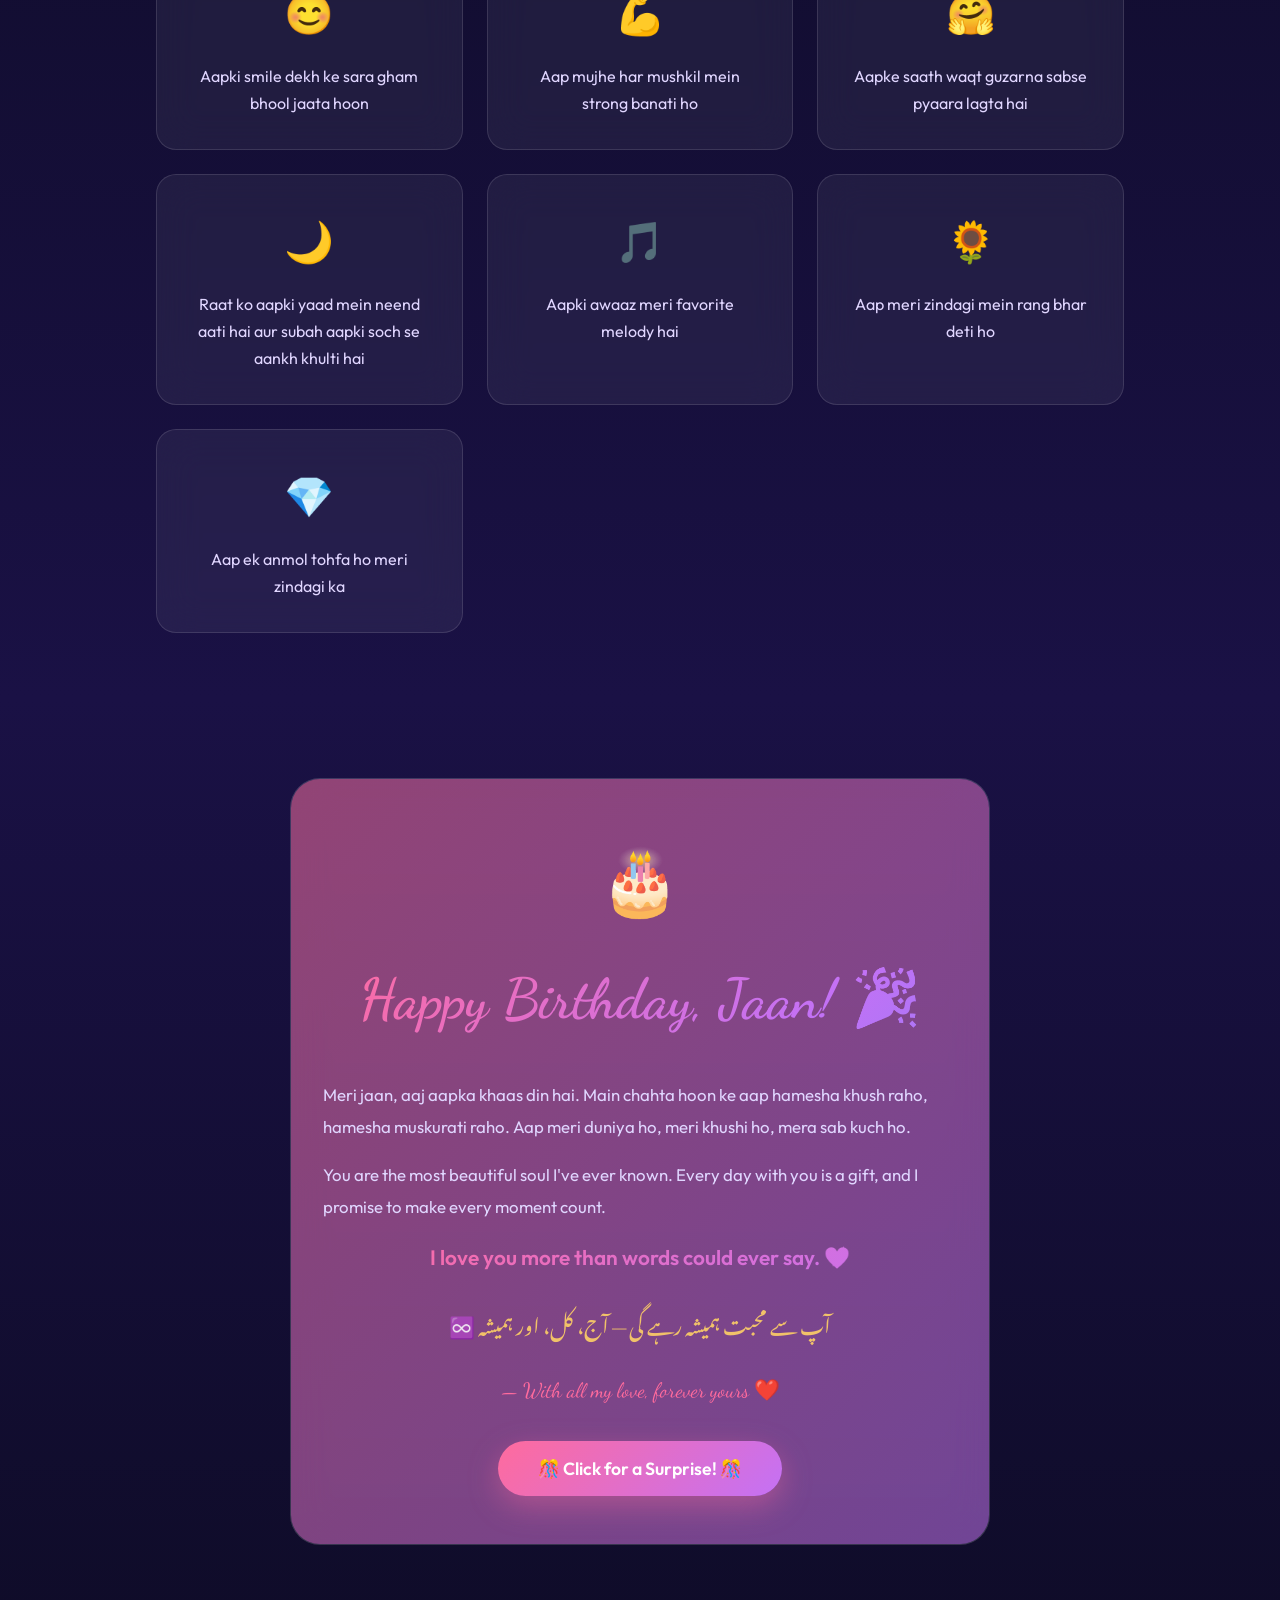
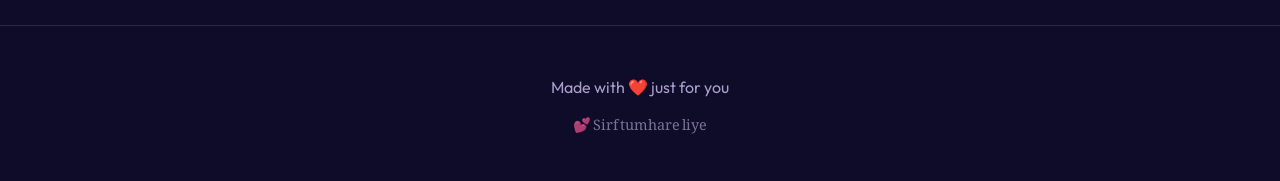
<file: timeline.html>
<!DOCTYPE html>
<html lang="en">
<head>
    <meta charset="UTF-8">
    <meta name="viewport" content="width=device-width, initial-scale=1.0">
    <title>Happy Birthday, My Love 💖</title>
    <meta name="description" content="A special birthday surprise — our love story timeline">
    <link rel="preconnect" href="https://fonts.googleapis.com">
    <link rel="preconnect" href="https://fonts.gstatic.com" crossorigin>
    <link href="https://fonts.googleapis.com/css2?family=Dancing+Script:wght@400;700&family=Outfit:wght@300;400;500;600;700&family=Noto+Nastaliq+Urdu:wght@400;700&display=swap" rel="stylesheet">
    <link rel="stylesheet" href="style-timeline.css">
</head>
<body>
    <!-- Floating Hearts Background -->
    <div class="floating-hearts" id="floatingHearts"></div>

    <!-- Portal Back Home Button -->
    <a href="index.html" class="portal-back-btn" style="position:fixed; top:1.5rem; left:1.5rem; padding:0.6rem 1.2rem; background:rgba(255,255,255,0.08); border:1px solid rgba(255,255,255,0.15); border-radius:50px; text-decoration:none; color:white; font-size:0.85rem; font-weight:600; z-index:100; backdrop-filter:blur(10px);">← Home</a>

    <!-- ===== HERO SECTION ===== -->
    <section class="hero" id="hero">
        <div class="hero-overlay"></div>
        <div class="hero-content">
            <div class="hero-sparkle">✨</div>
            <h1 class="hero-title">Happy Birthday</h1>
            <p class="hero-subtitle">My Love 💖</p>
            <p class="hero-urdu">جنم دن مبارک ہو، میری جان</p>
            <div class="countdown-container">
                <p class="countdown-label">Aapke birthday tak:</p>
                <div class="countdown" id="countdown">
                    <div class="countdown-item">
                        <span class="countdown-number" id="days">00</span>
                        <span class="countdown-text">Days</span>
                    </div>
                    <div class="countdown-separator">:</div>
                    <div class="countdown-item">
                        <span class="countdown-number" id="hours">00</span>
                        <span class="countdown-text">Hours</span>
                    </div>
                    <div class="countdown-separator">:</div>
                    <div class="countdown-item">
                        <span class="countdown-number" id="minutes">00</span>
                        <span class="countdown-text">Min</span>
                    </div>
                    <div class="countdown-separator">:</div>
                    <div class="countdown-item">
                        <span class="countdown-number" id="seconds">00</span>
                        <span class="countdown-text">Sec</span>
                    </div>
                </div>
            </div>
            <a href="#timeline" class="scroll-down-btn">
                <span>Hamari Kahani Dekho</span>
                <div class="scroll-arrow">↓</div>
            </a>
        </div>
    </section>

    <!-- ===== TIMELINE SECTION ===== -->
    <section class="timeline-section" id="timeline">
        <div class="section-header">
            <h2 class="section-title">Our Love Story 💕</h2>
            <p class="section-subtitle">Hamari kahani, ek ek lamhe mein...</p>
        </div>

        <div class="timeline">
            <!-- Timeline Item 1 -->
            <div class="timeline-item left" data-aos="fade-right">
                <div class="timeline-dot"></div>
                <div class="timeline-card">
                    <div class="timeline-date">
                        <span class="date-emoji">🌟</span>
                        <span>The Day We Met</span>
                    </div>
                    <div class="timeline-image-container">
                        <img class="timeline-image" src="photos/1.jpg" alt="Jab hum mile" data-id="1">
                        <div class="timeline-image placeholder-img" style="display:none" data-placeholder="📸 photos folder mein 1.jpg daalo"></div>
                    </div>
                    <h3 class="timeline-card-title">Jab Hum Mile ✨</h3>
                    <p class="timeline-card-text">
                        Woh pehli mulaqat... jab dil ne kaha ke yeh wahi hai jiska intezaar tha. 
                        That first moment changed everything forever.
                    </p>
                    <p class="timeline-note">💬 "Replace this with your own memory!"</p>
                </div>
            </div>

            <!-- Timeline Item 2 -->
            <div class="timeline-item right" data-aos="fade-left">
                <div class="timeline-dot"></div>
                <div class="timeline-card">
                    <div class="timeline-date">
                        <span class="date-emoji">💬</span>
                        <span>First Conversation</span>
                    </div>
                    <div class="timeline-image-container">
                        <img class="timeline-image" src="photos/2.jpg" alt="Pehli baat" data-id="2">
                        <div class="timeline-image placeholder-img" style="display:none" data-placeholder="📸 photos folder mein 2.jpg daalo"></div>
                    </div>
                    <h3 class="timeline-card-title">Pehli Baat 💭</h3>
                    <p class="timeline-card-text">
                        Pehli dafa baat ki toh lagta tha ke time ruk gaya hai. 
                        Hours felt like minutes when we talked.
                    </p>
                    <p class="timeline-note">💬 "Write your own sweet memory here"</p>
                </div>
            </div>

            <!-- Timeline Item 3 -->
            <div class="timeline-item left" data-aos="fade-right">
                <div class="timeline-dot"></div>
                <div class="timeline-card">
                    <div class="timeline-date">
                        <span class="date-emoji">❤️</span>
                        <span>When I Knew</span>
                    </div>
                    <div class="timeline-image-container">
                        <img class="timeline-image" src="photos/3.jpg" alt="Special moment" data-id="3">
                        <div class="timeline-image placeholder-img" style="display:none" data-placeholder="📸 photos folder mein 3.jpg daalo"></div>
                    </div>
                    <h3 class="timeline-card-title">Jab Dil Ne Kaha ❤️</h3>
                    <p class="timeline-card-text">
                        Woh lamha jab yakeen ho gaya ke aap hi ho meri duniya. 
                        The moment I knew you were the one.
                    </p>
                    <p class="timeline-note">💬 "Apna special moment likho yahan"</p>
                </div>
            </div>

            <!-- Timeline Item 4 -->
            <div class="timeline-item right" data-aos="fade-left">
                <div class="timeline-dot"></div>
                <div class="timeline-card">
                    <div class="timeline-date">
                        <span class="date-emoji">🎉</span>
                        <span>A Day to Remember</span>
                    </div>
                    <div class="timeline-image-container">
                        <img class="timeline-image" src="photos/4.jpg" alt="Yaadgar din" data-id="4">
                        <div class="timeline-image placeholder-img" style="display:none" data-placeholder="📸 photos folder mein 4.jpg daalo"></div>
                    </div>
                    <h3 class="timeline-card-title">Woh Yaadgar Din 🎊</h3>
                    <p class="timeline-card-text">
                        Kuch din aise hote hain jo zindagi bhar yaad rehte hain — yeh unhi mein se ek tha.
                        Some days become forever memories.
                    </p>
                    <p class="timeline-note">💬 "Add your favorite day together"</p>
                </div>
            </div>

            <!-- Timeline Item 5 -->
            <div class="timeline-item left" data-aos="fade-right">
                <div class="timeline-dot"></div>
                <div class="timeline-card">
                    <div class="timeline-date">
                        <span class="date-emoji">😂</span>
                        <span>Our Funniest Moment</span>
                    </div>
                    <div class="timeline-image-container">
                        <img class="timeline-image" src="photos/5.jpg" alt="Funny moment" data-id="5">
                        <div class="timeline-image placeholder-img" style="display:none" data-placeholder="📸 photos folder mein 5.jpg daalo"></div>
                    </div>
                    <h3 class="timeline-card-title">Jab Hansi Rok Na Paaye 😂</h3>
                    <p class="timeline-card-text">
                        Aapke saath hasna duniya ki sabse khoobsurat cheez hai.
                        Laughing with you is my favorite thing in the world.
                    </p>
                    <p class="timeline-note">💬 "Write your funniest moment here"</p>
                </div>
            </div>

            <!-- Timeline Item 6 -->
            <div class="timeline-item right" data-aos="fade-left">
                <div class="timeline-dot"></div>
                <div class="timeline-card">
                    <div class="timeline-date">
                        <span class="date-emoji">🎂</span>
                        <span>25 July 2026</span>
                    </div>
                    <div class="timeline-image-container">
                        <img class="timeline-image" src="photos/6.jpg" alt="Latest together" data-id="6">
                        <div class="timeline-image placeholder-img" style="display:none" data-placeholder="📸 photos folder mein 6.jpg daalo"></div>
                    </div>
                    <h3 class="timeline-card-title">Aaj Ka Din — Tumhara Din! 🎂</h3>
                    <p class="timeline-card-text">
                        Aaj aapka khaas din hai aur main chahta hoon ke aap duniya ki sabse khush insaan ho.
                        Today is YOUR day, and I want you to feel like the most special person in the world! 🌍💖
                    </p>
                    <p class="timeline-note">💬 "Write your birthday wish here"</p>
                </div>
            </div>
        </div>
    </section>

    <!-- ===== REASONS SECTION ===== -->
    <section class="reasons-section" id="reasons">
        <div class="section-header">
            <h2 class="section-title">Why I Love You 💝</h2>
            <p class="section-subtitle">Aapse pyaar karne ki wajahein... count nahi ho saktiyan</p>
        </div>
        <div class="reasons-grid">
            <div class="reason-card" data-aos="zoom-in" style="--delay: 0">
                <div class="reason-emoji">😊</div>
                <p>Aapki smile dekh ke sara gham bhool jaata hoon</p>
            </div>
            <div class="reason-card" data-aos="zoom-in" style="--delay: 1">
                <div class="reason-emoji">💪</div>
                <p>Aap mujhe har mushkil mein strong banati ho</p>
            </div>
            <div class="reason-card" data-aos="zoom-in" style="--delay: 2">
                <div class="reason-emoji">🤗</div>
                <p>Aapke saath waqt guzarna sabse pyaara lagta hai</p>
            </div>
            <div class="reason-card" data-aos="zoom-in" style="--delay: 3">
                <div class="reason-emoji">🌙</div>
                <p>Raat ko aapki yaad mein neend aati hai aur subah aapki soch se aankh khulti hai</p>
            </div>
            <div class="reason-card" data-aos="zoom-in" style="--delay: 4">
                <div class="reason-emoji">🎵</div>
                <p>Aapki awaaz meri favorite melody hai</p>
            </div>
            <div class="reason-card" data-aos="zoom-in" style="--delay: 5">
                <div class="reason-emoji">🌻</div>
                <p>Aap meri zindagi mein rang bhar deti ho</p>
            </div>
            <div class="reason-card" data-aos="zoom-in" style="--delay: 6">
                <div class="reason-emoji">💎</div>
                <p>Aap ek anmol tohfa ho meri zindagi ka</p>
            </div>
            <div class="reason-card" data-aos="zoom-in" style="--delay: 7">
                <div class="reason-emoji">🏠</div>
                <p>Jahan aap ho, wahi mera ghar hai</p>
            </div>
            <div class="reason-card" data-aos="zoom-in" style="--delay: 8">
                <div class="reason-emoji">♾️</div>
                <p>Aapse pyaar karna kabhi band nahi hoga — forever and always</p>
            </div>
        </div>
    </section>

    <!-- ===== BIRTHDAY WISH SECTION ===== -->
    <section class="wish-section" id="wish">
        <div class="wish-container">
            <div class="wish-cake">🎂</div>
            <h2 class="wish-title">Happy Birthday, Jaan! 🎉</h2>
            <div class="wish-message">
                <p>
                    Meri jaan, aaj aapka khaas din hai. Main chahta hoon ke aap hamesha khush raho, 
                    hamesha muskurati raho. Aap meri duniya ho, meri khushi ho, mera sab kuch ho.
                </p>
                <p>
                    You are the most beautiful soul I've ever known. Every day with you is a gift, 
                    and I promise to make every moment count. 
                </p>
                <p class="wish-highlight">
                    I love you more than words could ever say. 💖
                </p>
                <p class="wish-urdu">
                    آپ سے محبت ہمیشہ رہے گی — آج، کل، اور ہمیشہ ♾️
                </p>
            </div>
            <div class="wish-signature">
                — With all my love, forever yours ❤️
            </div>
            <button class="confetti-btn" id="confettiBtn" onclick="launchConfetti()">
                🎊 Click for a Surprise! 🎊
            </button>
        </div>
    </section>

    <!-- ===== FOOTER ===== -->
    <footer class="footer">
        <p>Made with ❤️ just for you</p>
        <p class="footer-small">Sirf tumhare liye 💕</p>
    </footer>

    <script src="config.js"></script>
    <script>
        // Load images dynamically from Supabase/IndexedDB/localStorage/config
        document.addEventListener('DOMContentLoaded', async () => {
            for (let i = 1; i <= 6; i++) {
                try {
                    const url = await getImageUrl(i);
                    const img = document.querySelector(`img[data-id="${i}"]`);
                    if (img) {
                        // If it's a custom URL (not placeholder), update src
                        if (url && !url.includes(CONFIG.PLACEHOLDERS[i])) {
                            img.src = url;
                            img.style.display = 'block';
                            // Hide placeholder sibling
                            if (img.nextElementSibling && img.nextElementSibling.classList.contains('placeholder-img')) {
                                img.nextElementSibling.style.display = 'none';
                            }
                        } else {
                            // It's a placeholder - check if file exists
                            img.onerror = function() {
                                img.style.display = 'none';
                                if (img.nextElementSibling && img.nextElementSibling.classList.contains('placeholder-img')) {
                                    img.nextElementSibling.style.display = 'flex';
                                }
                            };
                            img.onload = function() {
                                img.style.display = 'block';
                                if (img.nextElementSibling && img.nextElementSibling.classList.contains('placeholder-img')) {
                                    img.nextElementSibling.style.display = 'none';
                                }
                            };
                        }
                    }
                } catch (e) {
                    console.error(`Error loading image ${i}:`, e);
                }
            }
        });
    </script>
    <script src="script-timeline.js"></script>
    <script src="music-player.js"></script>
</body>
</html>
</file>
<file: style-portal.css>
/* ===== RESET & GENERAL STYLES ===== */
*, *::before, *::after {
    margin: 0;
    padding: 0;
    box-sizing: border-box;
}

:root {
    --primary: #ff477e;
    --primary-dark: #ff1f5a;
    --secondary: #7209b7;
    --accent: #ffb703;
    --bg-dark: #0f0c29;
    --bg-mid: #302b63;
    --bg-light: #24243e;
    --text-light: #ffffff;
    --text-muted: #dcd6f7;
    --glass-bg: rgba(255, 255, 255, 0.08);
    --glass-border: rgba(255, 255, 255, 0.15);
    --shadow: 0 10px 40px rgba(0, 0, 0, 0.3);
    --font-display: 'Dancing Script', cursive;
    --font-body: 'Outfit', sans-serif;
}

body {
    font-family: var(--font-body);
    background: linear-gradient(135deg, var(--bg-dark) 0%, var(--bg-mid) 50%, var(--bg-light) 100%);
    color: var(--text-light);
    min-height: 100vh;
    overflow-x: hidden;
    position: relative;
    padding: 2rem 1rem;
}

/* ===== SPACE DYNAMIC BACKGROUND ===== */
.space-bg {
    position: fixed;
    top: 0;
    left: 0;
    width: 100%;
    height: 100%;
    pointer-events: none;
    z-index: 0;
    background: 
        radial-gradient(circle at 20% 30%, rgba(255, 71, 126, 0.12) 0%, transparent 40%),
        radial-gradient(circle at 80% 70%, rgba(114, 9, 183, 0.15) 0%, transparent 45%);
    background-size: cover;
}

/* ===== SECRET COG BUTTON ===== */
.secret-admin-btn {
    position: fixed;
    bottom: 1.5rem;
    right: 1.5rem;
    width: 48px;
    height: 48px;
    background: var(--glass-bg);
    border: 1px solid var(--glass-border);
    backdrop-filter: blur(10px);
    border-radius: 50%;
    display: flex;
    align-items: center;
    justify-content: center;
    font-size: 1.2rem;
    text-decoration: none;
    z-index: 100;
    box-shadow: var(--shadow);
    transition: all 0.3s ease;
    opacity: 0.4;
}

.secret-admin-btn:hover {
    opacity: 1;
    transform: rotate(45deg) scale(1.1);
    background: white;
}

/* ===== PORTAL HEADERS ===== */
.portal-container {
    max-width: 1100px;
    margin: 0 auto;
    position: relative;
    z-index: 2;
}

.portal-header {
    text-align: center;
    margin-bottom: 3rem;
}

.portal-badge {
    display: inline-block;
    padding: 0.4rem 1rem;
    background: rgba(255, 71, 126, 0.15);
    border: 1px solid rgba(255, 71, 126, 0.3);
    border-radius: 50px;
    color: var(--primary);
    font-weight: 600;
    font-size: 0.8rem;
    letter-spacing: 1.5px;
    text-transform: uppercase;
    margin-bottom: 1rem;
}

.portal-title {
    font-size: clamp(2.2rem, 6vw, 4rem);
    font-family: var(--font-display);
    background: linear-gradient(135deg, var(--primary), var(--accent));
    -webkit-background-clip: text;
    -webkit-text-fill-color: transparent;
    background-clip: text;
    font-weight: 800;
    margin-bottom: 0.5rem;
}

.portal-tagline {
    font-size: 1.05rem;
    color: var(--text-muted);
}

/* ===== GLASS CARD CONTAINER ===== */
.glass-card {
    background: var(--glass-bg);
    border: 1px solid var(--glass-border);
    backdrop-filter: blur(20px);
    -webkit-backdrop-filter: blur(20px);
    border-radius: 24px;
    box-shadow: var(--shadow);
    padding: 2rem;
    transition: all 0.3s ease;
}

/* ===== COUNTDOWN BAR ===== */
.countdown-card {
    max-width: 700px;
    margin: 0 auto 4rem;
    text-align: center;
}

.countdown-label {
    font-size: 0.9rem;
    color: var(--text-muted);
    letter-spacing: 1.5px;
    text-transform: uppercase;
    margin-bottom: 1.2rem;
}

.countdown {
    display: flex;
    justify-content: center;
    align-items: center;
    gap: 0.6rem;
}

.countdown-item {
    background: rgba(255, 255, 255, 0.05);
    border: 1px solid var(--glass-border);
    padding: 0.8rem 1.2rem;
    border-radius: 16px;
    min-width: 80px;
    transition: transform 0.3s ease;
}

.countdown-item:hover {
    transform: translateY(-4px);
    border-color: var(--primary);
}

.countdown-number {
    display: block;
    font-size: clamp(1.5rem, 3.5vw, 2.2rem);
    font-weight: 800;
    color: var(--accent);
}

.countdown-text {
    font-size: 0.7rem;
    color: var(--text-muted);
    text-transform: uppercase;
    letter-spacing: 1px;
}

.countdown-separator {
    font-size: 1.8rem;
    font-weight: 800;
    color: var(--primary);
    animation: blink 1s infinite step-end;
}

@keyframes blink {
    50% { opacity: 0; }
}

/* ===== SURPRISES GRID ===== */
.portal-grid {
    display: grid;
    grid-template-columns: repeat(auto-fit, minmax(300px, 1fr));
    gap: 2rem;
}

.portal-card-link {
    text-decoration: none;
    color: inherit;
}

.portal-card {
    height: 100%;
    background: var(--glass-bg);
    border: 1px solid var(--glass-border);
    backdrop-filter: blur(20px);
    -webkit-backdrop-filter: blur(20px);
    border-radius: 28px;
    padding: 2.5rem 2rem;
    text-align: center;
    box-shadow: var(--shadow);
    transition: all 0.4s cubic-bezier(0.25, 1, 0.5, 1);
    position: relative;
    overflow: hidden;
}

.portal-card::before {
    content: '';
    position: absolute;
    top: 0;
    left: 0;
    right: 0;
    height: 4px;
    background: linear-gradient(90deg, var(--primary), var(--secondary));
    opacity: 0.6;
    transition: opacity 0.3s ease;
}

.portal-card:hover {
    transform: translateY(-8px);
    border-color: rgba(255, 71, 126, 0.4);
    box-shadow: 0 20px 50px rgba(255, 71, 126, 0.2);
}

.portal-card:hover::before {
    opacity: 1;
}

.card-icon {
    font-size: 3.5rem;
    margin-bottom: 1.5rem;
    display: inline-block;
    transition: transform 0.3s ease;
}

.portal-card:hover .card-icon {
    transform: scale(1.2) rotate(5deg);
}

.portal-card h2 {
    font-size: 1.5rem;
    font-weight: 700;
    margin-bottom: 0.8rem;
    color: white;
}

.portal-card p {
    font-size: 0.9rem;
    color: var(--text-muted);
    line-height: 1.6;
    margin-bottom: 2rem;
}

.card-action-btn {
    display: inline-block;
    padding: 0.6rem 1.8rem;
    background: var(--primary);
    border-radius: 50px;
    font-size: 0.85rem;
    font-weight: 600;
    color: white;
    box-shadow: 0 5px 15px rgba(255, 71, 126, 0.3);
    transition: all 0.3s ease;
}

.portal-card:hover .card-action-btn {
    background: white;
    color: var(--primary);
    box-shadow: 0 8px 25px rgba(255, 255, 255, 0.3);
    transform: translateY(-2px);
}

/* ===== SECRET ADMIN AUTH CARD ===== */
.auth-card {
    max-width: 420px;
    margin: 6rem auto;
    text-align: center;
}

.lock-icon {
    font-size: 4rem;
    display: block;
    margin-bottom: 1.5rem;
    animation: pulse 2s infinite ease-in-out;
}

@keyframes pulse {
    0%, 100% { transform: scale(1); }
    50% { transform: scale(1.1); }
}

.auth-card h2 {
    margin-bottom: 0.5rem;
    font-weight: 800;
}

.auth-card p {
    font-size: 0.9rem;
    color: var(--text-muted);
    margin-bottom: 2rem;
}

.input-group {
    display: flex;
    flex-direction: column;
    gap: 1rem;
}

.input-group input {
    background: rgba(0,0,0,0.2);
    border: 1px solid var(--glass-border);
    padding: 1rem;
    border-radius: 14px;
    color: white;
    font-family: var(--font-body);
    font-size: 1rem;
    text-align: center;
    outline: none;
    transition: border-color 0.3s ease;
}

.input-group input:focus {
    border-color: var(--primary);
}

.action-btn {
    background: var(--primary);
    color: white;
    border: none;
    padding: 1rem;
    border-radius: 14px;
    font-family: var(--font-body);
    font-weight: 600;
    font-size: 0.95rem;
    cursor: pointer;
    transition: all 0.3s ease;
}

.action-btn:hover {
    background: var(--primary-dark);
    box-shadow: 0 8px 20px rgba(255, 71, 126, 0.4);
}

.error-msg {
    color: #ef476f;
    font-size: 0.85rem;
    margin-top: 1rem;
    font-weight: 600;
}

/* ===== ADMIN DASHBOARD LAYOUT ===== */
.admin-dashboard {
    padding: 1rem 0;
}

.back-link {
    display: inline-block;
    color: var(--text-muted);
    text-decoration: none;
    font-size: 0.9rem;
    margin-bottom: 2rem;
    transition: color 0.3s ease;
}

.back-link:hover {
    color: var(--primary);
}

.upload-grid {
    display: grid;
    grid-template-columns: repeat(auto-fit, minmax(280px, 1fr));
    gap: 2rem;
    margin-bottom: 4rem;
}

.upload-card {
    position: relative;
    text-align: center;
    padding: 2.5rem 1.5rem 2rem;
}

.card-num {
    position: absolute;
    top: 1rem;
    left: 1.5rem;
    width: 28px;
    height: 28px;
    border-radius: 50%;
    background: rgba(255, 255, 255, 0.1);
    color: var(--accent);
    display: flex;
    align-items: center;
    justify-content: center;
    font-size: 0.8rem;
    font-weight: 800;
    border: 1px solid var(--glass-border);
}

.upload-card h3 {
    font-size: 1.15rem;
    margin-bottom: 0.3rem;
}

.upload-card p {
    font-size: 0.8rem;
    color: var(--text-muted);
    margin-bottom: 1.5rem;
}

.preview-box {
    width: 100%;
    height: 180px;
    background: rgba(0,0,0,0.25);
    border: 2px dashed rgba(255,255,255,0.15);
    border-radius: 16px;
    margin-bottom: 1.5rem;
    display: flex;
    align-items: center;
    justify-content: center;
    color: var(--text-muted);
    font-size: 0.85rem;
    overflow: hidden;
}

.file-label {
    display: inline-block;
    background: rgba(255,255,255,0.08);
    border: 1px solid var(--glass-border);
    padding: 0.6rem 1.5rem;
    border-radius: 50px;
    font-size: 0.85rem;
    font-weight: 600;
    cursor: pointer;
    transition: all 0.3s ease;
}

.file-label:hover {
    background: white;
    color: var(--bg-dark);
}

.file-label input[type="file"] {
    display: none;
}

.loading-spinner {
    font-size: 0.8rem;
    color: var(--accent);
    animation: pulse 1s infinite alternate;
}

.dashboard-footer {
    text-align: center;
    margin-bottom: 3rem;
}

.logout-btn {
    background: rgba(255,255,255,0.05);
    border: 1px solid var(--glass-border);
    color: var(--text-light);
    padding: 0.8rem 2rem;
    border-radius: 50px;
    font-family: var(--font-body);
    font-weight: 600;
    cursor: pointer;
    transition: all 0.3s ease;
}

.logout-btn:hover {
    background: #ef476f;
    border-color: #ef476f;
    box-shadow: 0 5px 15px rgba(239, 71, 111, 0.4);
}

/* ===== EXTRA SURPRISE PAGES ===== */
.surprise-body {
    min-height: 100vh;
}

.surprise-container {
    max-width: 960px;
}

.surprise-hero {
    text-align: center;
    margin: 1rem auto 2.5rem;
}

.letter-stage,
.jar-layout {
    display: grid;
    grid-template-columns: minmax(260px, 0.9fr) minmax(300px, 1.1fr);
    align-items: center;
    gap: 2rem;
}

.envelope {
    width: min(100%, 360px);
    min-height: 230px;
    margin: 0 auto;
    border: 0;
    border-radius: 26px;
    background: linear-gradient(150deg, #ff477e 0%, #ff85a8 52%, #ffb703 100%);
    box-shadow: 0 22px 55px rgba(0, 0, 0, 0.34);
    color: white;
    cursor: pointer;
    position: relative;
    overflow: hidden;
    transform-style: preserve-3d;
}

.envelope::before,
.envelope::after {
    content: '';
    position: absolute;
    inset: auto 0 0;
    height: 62%;
    background: rgba(255,255,255,0.18);
    clip-path: polygon(0 100%, 50% 35%, 100% 100%);
}

.envelope-flap {
    position: absolute;
    inset: 0 0 auto;
    height: 58%;
    background: rgba(255,255,255,0.24);
    clip-path: polygon(0 0, 100% 0, 50% 100%);
    transform-origin: top;
    transition: transform 0.7s ease;
}

.envelope-heart {
    position: relative;
    display: block;
    z-index: 2;
    font-size: 4rem;
    margin-top: 4.3rem;
    transition: transform 0.4s ease;
}

.envelope-label {
    position: relative;
    z-index: 2;
    display: block;
    font-weight: 800;
    letter-spacing: 0.08em;
    text-transform: uppercase;
}

.envelope.is-open .envelope-flap {
    transform: rotateX(180deg);
}

.envelope.is-open .envelope-heart {
    transform: translateY(-12px) scale(1.18);
}

.letter-card {
    opacity: 0;
    transform: translateY(24px) scale(0.98);
    transition: opacity 0.45s ease, transform 0.45s ease;
}

.letter-card.is-visible {
    opacity: 1;
    transform: translateY(0) scale(1);
}

.letter-eyebrow {
    color: var(--accent);
    font-weight: 800;
    margin-bottom: 0.8rem;
}

.letter-card h2 {
    font-family: var(--font-display);
    font-size: clamp(2rem, 5vw, 3rem);
    margin-bottom: 1rem;
}

.letter-card p {
    color: var(--text-muted);
    line-height: 1.8;
    margin-bottom: 1rem;
}

.letter-signature {
    color: white !important;
    font-weight: 800;
    margin-top: 1.5rem;
}

.love-jar {
    width: min(100%, 320px);
    margin: 0 auto;
    border: 0;
    background: transparent;
    cursor: pointer;
    color: white;
    display: grid;
    justify-items: center;
    gap: 0.8rem;
}

.jar-lid {
    width: 150px;
    height: 34px;
    border-radius: 18px 18px 8px 8px;
    background: linear-gradient(135deg, #ffb703, #fff0a8);
    box-shadow: var(--shadow);
}

.jar-glass {
    width: 230px;
    height: 260px;
    border: 2px solid rgba(255,255,255,0.35);
    border-radius: 34px 34px 56px 56px;
    background: linear-gradient(160deg, rgba(255,255,255,0.18), rgba(255,255,255,0.05));
    box-shadow: inset 0 0 35px rgba(255,255,255,0.12), var(--shadow);
    position: relative;
    overflow: hidden;
}

.jar-heart {
    position: absolute;
    font-size: 2.1rem;
    animation: floatHeart 3s ease-in-out infinite alternate;
}

.jar-heart-1 { left: 38px; bottom: 44px; }
.jar-heart-2 { right: 42px; bottom: 74px; animation-delay: 0.4s; }
.jar-heart-3 { left: 82px; top: 74px; animation-delay: 0.8s; }
.jar-heart-4 { right: 70px; top: 118px; animation-delay: 1.2s; }

@keyframes floatHeart {
    from { transform: translateY(0) rotate(-5deg); }
    to { transform: translateY(-16px) rotate(8deg); }
}

.jar-label {
    padding: 0.6rem 1.2rem;
    border-radius: 999px;
    background: rgba(255,255,255,0.12);
    border: 1px solid var(--glass-border);
    font-weight: 800;
}

.love-jar.shake {
    animation: jarShake 0.55s ease;
}

@keyframes jarShake {
    20% { transform: rotate(-3deg); }
    40% { transform: rotate(3deg); }
    60% { transform: rotate(-2deg); }
    80% { transform: rotate(2deg); }
}

.reason-display {
    min-height: 260px;
    display: grid;
    align-content: center;
    gap: 1.2rem;
    text-align: center;
}

.reason-count {
    justify-self: center;
    color: var(--accent);
    font-weight: 800;
    font-size: 0.86rem;
}

.reason-display p,
.finale-message {
    font-size: clamp(1.25rem, 3vw, 1.9rem);
    line-height: 1.55;
    font-weight: 800;
}

.reason-btn {
    justify-self: center;
    min-width: 150px;
}

.pop-in {
    animation: popIn 0.38s ease;
}

@keyframes popIn {
    from { opacity: 0; transform: translateY(12px) scale(0.96); }
    to { opacity: 1; transform: translateY(0) scale(1); }
}

.fireworks-canvas {
    position: fixed;
    inset: 0;
    z-index: 1;
    pointer-events: none;
}

.finale-container {
    position: relative;
    z-index: 2;
}

.finale-panel {
    min-height: calc(100vh - 4rem);
    display: grid;
    align-content: center;
    justify-items: center;
    text-align: center;
    gap: 1.4rem;
}

.wish-stars {
    display: flex;
    flex-wrap: wrap;
    justify-content: center;
    gap: 0.8rem;
}

.wish-stars button {
    border: 1px solid rgba(255,255,255,0.22);
    border-radius: 999px;
    padding: 0.75rem 1.2rem;
    background: rgba(255,255,255,0.1);
    color: white;
    font-family: var(--font-body);
    font-weight: 800;
    cursor: pointer;
    transition: transform 0.2s ease, background 0.2s ease;
}

.wish-stars button:hover {
    transform: translateY(-2px);
    background: rgba(255,255,255,0.18);
}

.finale-message {
    width: min(100%, 680px);
    min-height: 120px;
    display: grid;
    place-items: center;
}

.finale-btn {
    min-width: 170px;
}

/* ===== RESPONSIVE PORTAL ===== */
@media (max-width: 600px) {
    body {
        padding: 1.25rem 0.85rem;
    }

    .glass-card {
        border-radius: 18px;
        padding: 1.35rem;
    }

    .portal-header {
        margin-bottom: 2rem;
    }

    .countdown-card {
        margin-bottom: 2.5rem;
    }

    .countdown {
        flex-wrap: wrap;
        gap: 0.45rem;
    }

    .countdown-item {
        min-width: 65px;
        padding: 0.6rem;
    }
    .countdown-number {
        font-size: 1.4rem;
    }
    .countdown-separator {
        font-size: 1.4rem;
    }
    .portal-card {
        padding: 2rem 1.5rem;
        border-radius: 20px;
    }

    .portal-grid,
    .upload-grid {
        grid-template-columns: 1fr;
        gap: 1.25rem;
    }

    .auth-card {
        margin: 4rem auto 2rem;
    }

    .secret-admin-btn {
        right: 1rem;
        bottom: 1rem;
    }

    .letter-stage,
    .jar-layout {
        grid-template-columns: 1fr;
    }

    .surprise-hero {
        margin-bottom: 1.6rem;
    }

    .envelope {
        min-height: 205px;
    }

    .jar-glass {
        width: 205px;
        height: 235px;
    }

    .reason-display {
        min-height: 220px;
    }

    .finale-panel {
        min-height: calc(100vh - 2.5rem);
        padding-bottom: 4rem;
    }

    .wish-stars button {
        padding: 0.65rem 1rem;
    }
}

@media (max-width: 380px) {
    .countdown-separator {
        display: none;
    }
}
</file>
<file: style-game.css>
/* ===== RESET & ROOT VARIABLES ===== */
*, *::before, *::after {
    margin: 0;
    padding: 0;
    box-sizing: border-box;
}

:root {
    --primary: #ff477e;
    --primary-light: #ff7096;
    --secondary: #7209b7;
    --accent: #ffb703;
    --accent-green: #06d6a0;
    --accent-blue: #4cc9f0;
    --bg-gradient: linear-gradient(135deg, #ff9a9e 0%, #fecfef 99%, #fecfef 100%);
    --card-bg: rgba(255, 255, 255, 0.25);
    --card-border: rgba(255, 255, 255, 0.4);
    --text-color: #4a0e2e;
    --text-muted: #7d4f6c;
    --shadow: 0 8px 32px 0 rgba(255, 71, 126, 0.2);
    --font-display: 'Dancing Script', cursive;
    --font-body: 'Outfit', sans-serif;
    --font-urdu: 'Noto Nastaliq Urdu', serif;
}

body {
    font-family: var(--font-body);
    background: linear-gradient(-45deg, #ff9a9e, #fecfef, #a1c4fd, #c2e9fb);
    background-size: 400% 400%;
    animation: gradientBG 15s ease infinite;
    color: var(--text-color);
    min-height: 100vh;
    overflow: hidden;
    position: relative;
}

@keyframes gradientBG {
    0% { background-position: 0% 50%; }
    50% { background-position: 100% 50%; }
    100% { background-position: 0% 50%; }
}

/* ===== BACKGROUND BUBBLES ===== */
.bubble-bg {
    position: absolute;
    inset: 0;
    z-index: 0;
    pointer-events: none;
}

.bg-bubble {
    position: absolute;
    border-radius: 50%;
    background: rgba(255, 255, 255, 0.2);
    animation: floatUp 8s infinite linear;
}

@keyframes floatUp {
    0% { transform: translateY(110vh) scale(0.8); opacity: 0; }
    10% { opacity: 0.5; }
    90% { opacity: 0.5; }
    100% { transform: translateY(-10vh) scale(1.2); opacity: 0; }
}

/* ===== GLASS CARD ===== */
.glass-card {
    background: var(--card-bg);
    backdrop-filter: blur(15px);
    -webkit-backdrop-filter: blur(15px);
    border: 1px solid var(--card-border);
    border-radius: 30px;
    box-shadow: var(--shadow);
    padding: 2.5rem;
    width: 90%;
    max-width: 500px;
    z-index: 10;
    transition: all 0.3s ease;
}

/* ===== SCREEN LAYOUTS ===== */
.game-screen {
    position: absolute;
    inset: 0;
    display: flex;
    flex-direction: column;
    align-items: center;
    justify-content: center;
    padding: 1.5rem;
    opacity: 0;
    pointer-events: none;
    transform: scale(0.95);
    transition: all 0.6s cubic-bezier(0.4, 0, 0.2, 1);
    z-index: 1;
}

.game-screen.active {
    opacity: 1;
    pointer-events: auto;
    transform: scale(1);
    z-index: 5;
}

/* ===== SCREEN 1: QUIZ CSS ===== */
.quiz-card {
    text-align: center;
    position: relative;
    overflow: hidden;
}

.quiz-header h2 {
    font-size: 1.8rem;
    font-weight: 800;
    margin-bottom: 0.5rem;
    color: #4a0e2e;
}

.quiz-header p {
    font-size: 0.95rem;
    color: var(--text-muted);
    margin-bottom: 2rem;
}

.quiz-badge {
    display: inline-block;
    padding: 0.4rem 1rem;
    background: rgba(255, 71, 126, 0.15);
    border-radius: 50px;
    color: var(--primary);
    font-weight: 600;
    font-size: 0.8rem;
    margin-bottom: 1rem;
    letter-spacing: 1px;
}

.question-container {
    display: none;
    animation: slideIn 0.5s ease forwards;
}

.question-container.active {
    display: block;
}

@keyframes slideIn {
    from { opacity: 0; transform: translateX(30px); }
    to { opacity: 1; transform: translateX(0); }
}

.q-number {
    font-size: 0.85rem;
    color: var(--primary);
    font-weight: 800;
    margin-bottom: 0.5rem;
}

.q-text {
    font-size: 1.25rem;
    font-weight: 600;
    margin-bottom: 1.5rem;
    line-height: 1.5;
}

.options-grid {
    display: grid;
    grid-template-columns: 1fr 1fr;
    gap: 1rem;
}

.option-btn {
    background: rgba(255, 255, 255, 0.5);
    border: 1px solid rgba(255, 255, 255, 0.5);
    padding: 1rem;
    border-radius: 18px;
    font-family: var(--font-body);
    font-size: 0.95rem;
    font-weight: 600;
    color: var(--text-color);
    cursor: pointer;
    transition: all 0.3s ease;
    outline: none;
}

.option-btn:hover {
    background: var(--primary);
    color: white;
    transform: translateY(-3px);
    box-shadow: 0 8px 20px rgba(255, 71, 126, 0.3);
}

.option-btn:active {
    transform: translateY(0);
}

.option-btn.correct-choice {
    background: var(--accent-green) !important;
    color: white !important;
    border-color: var(--accent-green) !important;
}

.option-btn.wrong-choice {
    background: #e63946 !important;
    color: white !important;
    border-color: #e63946 !important;
    animation: shake 0.3s ease;
}

@keyframes shake {
    0%, 100% { transform: translateX(0); }
    25% { transform: translateX(-5px); }
    75% { transform: translateX(5px); }
}

.quiz-feedback {
    margin-top: 1.5rem;
    font-size: 0.95rem;
    font-weight: 600;
    height: 20px;
    color: #e63946;
}

/* ===== SCREEN 2: BALLOON POP GAME ===== */
#balloonScreen {
    justify-content: flex-start;
    padding-top: 2rem;
    background: linear-gradient(180deg, rgba(255, 255, 255, 0.1) 0%, rgba(255, 71, 126, 0.05) 100%);
}

.game-instructions {
    text-align: center;
    z-index: 10;
    margin-bottom: 2rem;
    background: rgba(255, 255, 255, 0.4);
    backdrop-filter: blur(10px);
    border-radius: 24px;
    padding: 1.2rem 2rem;
    border: 1px solid var(--card-border);
    max-width: 600px;
}

.game-instructions h2 {
    font-size: 1.5rem;
    font-weight: 800;
    margin: 0.3rem 0;
}

.game-instructions p {
    font-size: 0.85rem;
    color: var(--text-muted);
}

.instruction-badge {
    display: inline-block;
    padding: 0.3rem 0.8rem;
    background: var(--secondary);
    color: white;
    border-radius: 50px;
    font-size: 0.75rem;
    font-weight: 600;
}

.score-board {
    display: inline-block;
    margin-top: 0.8rem;
    background: var(--primary);
    color: white;
    padding: 0.4rem 1.2rem;
    border-radius: 50px;
    font-weight: 800;
    font-size: 0.9rem;
    box-shadow: 0 4px 15px rgba(255, 71, 126, 0.3);
}

.balloon-container {
    position: absolute;
    inset: 0;
    z-index: 2;
    overflow: hidden;
}

/* BALLOON STYLING */
.balloon {
    position: absolute;
    width: 75px;
    height: 90px;
    border-radius: 50% 50% 50% 50% / 40% 40% 60% 60%;
    cursor: pointer;
    z-index: 5;
    animation: floatBalloon linear infinite;
    display: flex;
    align-items: center;
    justify-content: center;
    box-shadow: inset -6px -10px 15px rgba(0, 0, 0, 0.15),
                inset 6px 10px 15px rgba(255, 255, 255, 0.4);
}

.balloon::after {
    content: '';
    position: absolute;
    bottom: -8px;
    left: 50%;
    transform: translateX(-50%);
    width: 0;
    height: 0;
    border-left: 6px solid transparent;
    border-right: 6px solid transparent;
    border-bottom: 8px solid currentColor;
}

/* Balloon string */
.balloon::before {
    content: '';
    position: absolute;
    bottom: -45px;
    left: 50%;
    width: 2px;
    height: 40px;
    background: rgba(0, 0, 0, 0.15);
}

@keyframes floatBalloon {
    0% { transform: translateY(110vh) rotate(0deg); }
    100% { transform: translateY(-20vh) rotate(var(--rot, 0deg)); }
}

/* Giant Golden Heart Balloon */
.balloon.giant-heart {
    width: 140px;
    height: 140px;
    background: radial-gradient(circle at 35% 35%, #ffe66d 0%, #ffb703 60%, #e65c00 100%) !important;
    border-radius: 50%;
    animation: floatGiant 10s ease-in-out infinite alternate !important;
    z-index: 8;
    box-shadow: inset -10px -15px 25px rgba(0,0,0,0.2), 
                inset 10px 15px 25px rgba(255,255,255,0.5),
                0 15px 40px rgba(255, 183, 3, 0.4);
}

.balloon.giant-heart::after {
    display: none;
}

.balloon.giant-heart::before {
    height: 80px;
    bottom: -85px;
}

.giant-text {
    font-family: var(--font-display);
    font-size: 1.4rem;
    color: #4a0e2e;
    font-weight: 800;
    text-align: center;
    line-height: 1.1;
    pointer-events: none;
}

@keyframes floatGiant {
    0% { transform: translate(var(--startX), 105vh) scale(1); }
    100% { transform: translate(var(--startX), 15vh) scale(1.05); }
}

/* Popped Animation */
.balloon.popped {
    animation: popEffect 0.2s ease-out forwards !important;
    pointer-events: none;
}

@keyframes popEffect {
    0% { transform: scale(1); opacity: 1; }
    50% { transform: scale(1.4); opacity: 0.8; }
    100% { transform: scale(0); opacity: 0; }
}

/* Float Up Pop Notes */
.pop-note {
    position: absolute;
    background: rgba(255, 255, 255, 0.95);
    padding: 0.6rem 1.2rem;
    border-radius: 50px;
    font-size: 0.9rem;
    font-weight: 600;
    color: var(--primary);
    box-shadow: 0 8px 25px rgba(0, 0, 0, 0.1);
    pointer-events: none;
    z-index: 100;
    animation: floatNote 2.5s ease-out forwards;
}

@keyframes floatNote {
    0% { transform: translateY(0) scale(0.8); opacity: 0; }
    20% { opacity: 1; transform: translateY(-20px) scale(1); }
    100% { transform: translateY(-150px) scale(0.9); opacity: 0; }
}

/* ===== SCREEN 3: WISH SECTION ===== */
.wish-wrapper {
    width: 100%;
    height: 100%;
    display: flex;
    align-items: center;
    justify-content: center;
    z-index: 10;
}

.wish-card {
    text-align: center;
    max-width: 550px;
    animation: cardEntrance 1.2s cubic-bezier(0.175, 0.885, 0.32, 1.275) forwards;
}

@keyframes cardEntrance {
    from { opacity: 0; transform: translateY(150px) rotate(-5deg); }
    to { opacity: 1; transform: translateY(0) rotate(0); }
}

.card-sparkle {
    font-size: 2.5rem;
    display: inline-block;
    animation: sparkle 2s infinite alternate;
}

@keyframes sparkle {
    0% { transform: scale(1) rotate(0); }
    100% { transform: scale(1.3) rotate(15deg); }
}

.wish-title {
    font-family: var(--font-display);
    font-size: clamp(2rem, 5vw, 3rem);
    background: linear-gradient(135deg, var(--primary), var(--secondary), var(--accent));
    background-size: 300% 300%;
    -webkit-background-clip: text;
    -webkit-text-fill-color: transparent;
    background-clip: text;
    animation: textGradient 4s ease infinite;
    margin-bottom: 1.5rem;
    font-weight: 800;
}

@keyframes textGradient {
    0% { background-position: 0% 50%; }
    50% { background-position: 100% 50%; }
    100% { background-position: 0% 50%; }
}

.wish-content-scroll {
    max-height: 250px;
    overflow-y: auto;
    padding-right: 0.5rem;
    margin-bottom: 2rem;
    text-align: left;
}

/* Custom Scrollbar */
.wish-content-scroll::-webkit-scrollbar {
    width: 6px;
}
.wish-content-scroll::-webkit-scrollbar-track {
    background: rgba(255,255,255,0.1);
    border-radius: 10px;
}
.wish-content-scroll::-webkit-scrollbar-thumb {
    background: var(--primary-light);
    border-radius: 10px;
}

.wish-para {
    font-size: 1rem;
    line-height: 1.8;
    color: var(--text-color);
    margin-bottom: 1rem;
}

.highlight-text {
    text-align: center;
    font-size: 1.25rem;
    font-weight: 800;
    color: var(--primary);
}

.wish-urdu-text {
    font-family: var(--font-urdu);
    direction: rtl;
    text-align: center;
    font-size: 1.3rem;
    color: var(--secondary);
    line-height: 2;
    margin-top: 1.5rem;
}

.card-footer {
    border-top: 1px solid rgba(255, 255, 255, 0.3);
    padding-top: 1.5rem;
}

.signature {
    font-family: var(--font-display);
    font-size: 1.3rem;
    color: var(--primary);
    margin-bottom: 1.5rem;
}

.replay-btn {
    background: var(--secondary);
    color: white;
    border: none;
    padding: 0.8rem 2rem;
    font-family: var(--font-body);
    font-weight: 600;
    font-size: 0.95rem;
    border-radius: 50px;
    cursor: pointer;
    transition: all 0.3s ease;
    box-shadow: 0 4px 15px rgba(114, 9, 183, 0.3);
}

.replay-btn:hover {
    background: var(--primary);
    transform: translateY(-2px);
    box-shadow: 0 8px 25px rgba(255, 71, 126, 0.4);
}

/* ===== SOUND CONTROL ===== */
.portal-home-link {
    position: fixed;
    top: 1rem;
    left: 1rem;
    z-index: 100;
    color: var(--text-color);
    background: rgba(255, 255, 255, 0.65);
    border: 1px solid var(--card-border);
    border-radius: 999px;
    padding: 0.5rem 0.9rem;
    text-decoration: none;
    font-size: 0.8rem;
    font-weight: 700;
    backdrop-filter: blur(8px);
}

.sound-control {
    position: fixed;
    top: 1rem;
    right: 1rem;
    z-index: 100;
}

.sound-btn {
    background: rgba(255, 255, 255, 0.6);
    border: 1px solid var(--card-border);
    backdrop-filter: blur(5px);
    padding: 0.5rem 1rem;
    border-radius: 50px;
    font-family: var(--font-body);
    font-size: 0.8rem;
    font-weight: 600;
    cursor: pointer;
    transition: all 0.3s ease;
}

.sound-btn:hover {
    background: white;
    transform: scale(1.05);
}

/* ===== CONFETTI PARTICLES ===== */
.confetti-piece {
    position: fixed;
    width: 8px;
    height: 8px;
    z-index: 9999;
    pointer-events: none;
    animation: confettiFall linear forwards;
}

@keyframes confettiFall {
    0% { transform: translateY(-5vh) rotate(0deg) scale(1); opacity: 1; }
    100% { transform: translateY(105vh) rotate(720deg) scale(0.6); opacity: 0; }
}

/* ===== RESPONSIVE ===== */
@media (max-width: 480px) {
    body {
        padding: 4rem 0.85rem 1rem;
        overflow-y: auto;
    }

    .glass-card {
        padding: 1.5rem;
    }
    
    .options-grid {
        grid-template-columns: 1fr;
        gap: 0.8rem;
    }

    .option-btn {
        padding: 0.8rem;
    }

    .sound-control {
        top: 1rem;
        right: 0.75rem;
    }

    .sound-btn,
    .portal-home-link {
        font-size: 0.72rem;
        padding: 0.45rem 0.7rem;
    }
}
</file>
<file: style-scratch.css>
/* ===== RESET & BASE STYLE ===== */
*, *::before, *::after {
    margin: 0;
    padding: 0;
    box-sizing: border-box;
}

:root {
    --primary: #ff477e;
    --secondary: #7209b7;
    --accent: #ffb703;
    --bg-dark: #1b162e;
    --bg-light: #2c224d;
    --text-color: #ffffff;
    --text-muted: #d0c2ee;
    --glass-bg: rgba(255, 255, 255, 0.08);
    --glass-border: rgba(255, 255, 255, 0.15);
    --card-shadow: 0 15px 40px rgba(0, 0, 0, 0.4);
    --font-display: 'Dancing Script', cursive;
    --font-body: 'Outfit', sans-serif;
    --font-urdu: 'Noto Nastaliq Urdu', serif;
}

body {
    font-family: var(--font-body);
    background: linear-gradient(135deg, var(--bg-dark) 0%, var(--bg-light) 100%);
    color: var(--text-color);
    min-height: 100vh;
    overflow-x: hidden;
    position: relative;
    padding: 2rem 1rem;
}

/* ===== STARS BACKGROUND ===== */
.stars-bg {
    position: fixed;
    top: 0;
    left: 0;
    width: 100%;
    height: 100%;
    pointer-events: none;
    z-index: 0;
    background-image: 
        radial-gradient(circle at 10% 20%, rgba(255, 71, 126, 0.05) 0%, transparent 40%),
        radial-gradient(circle at 80% 80%, rgba(114, 9, 183, 0.08) 0%, transparent 40%);
}

.stars-bg::before {
    content: '✨';
    position: absolute;
    top: 15%;
    left: 10%;
    font-size: 1.5rem;
    opacity: 0.2;
    animation: blink 3s infinite alternate;
}

.stars-bg::after {
    content: '💫';
    position: absolute;
    bottom: 20%;
    right: 15%;
    font-size: 1.8rem;
    opacity: 0.2;
    animation: blink 4s infinite alternate-reverse;
}

@keyframes blink {
    0% { opacity: 0.1; transform: scale(0.9); }
    100% { opacity: 0.4; transform: scale(1.1); }
}

/* ===== CONTAINER ===== */
.container {
    max-width: 1000px;
    margin: 0 auto;
    position: relative;
    z-index: 2;
}

.header {
    text-align: center;
    margin-bottom: 3rem;
}

.badge {
    display: inline-block;
    padding: 0.4rem 1rem;
    background: rgba(255, 71, 126, 0.15);
    border: 1px solid rgba(255, 71, 126, 0.3);
    border-radius: 50px;
    color: var(--primary);
    font-weight: 600;
    font-size: 0.8rem;
    margin-bottom: 1rem;
    text-transform: uppercase;
    letter-spacing: 2px;
}

.header h1 {
    font-size: clamp(2rem, 5vw, 3.2rem);
    font-family: var(--font-display);
    background: linear-gradient(135deg, var(--primary), var(--accent));
    -webkit-background-clip: text;
    -webkit-text-fill-color: transparent;
    background-clip: text;
    margin-bottom: 0.5rem;
    font-weight: 800;
}

.header p {
    font-size: 0.95rem;
    color: var(--text-muted);
    max-width: 600px;
    margin: 0 auto;
}

/* ===== SCRATCH CARD GRID ===== */
.scratch-grid {
    display: grid;
    grid-template-columns: repeat(auto-fit, minmax(280px, 1fr));
    gap: 2rem;
    margin-bottom: 3rem;
}

.scratch-card-wrapper {
    perspective: 1000px;
    height: 380px;
}

.scratch-card-inner {
    position: relative;
    width: 100%;
    height: 100%;
    background: rgba(255, 255, 255, 0.05);
    border: 1px solid var(--glass-border);
    border-radius: 24px;
    box-shadow: var(--card-shadow);
    overflow: hidden;
    transition: transform 0.4s cubic-bezier(0.25, 1, 0.5, 1), box-shadow 0.4s ease;
}

.scratch-card-wrapper:hover .scratch-card-inner {
    transform: translateY(-8px);
    border-color: rgba(255, 71, 126, 0.3);
    box-shadow: 0 20px 45px rgba(255, 71, 126, 0.15);
}

/* Underneath Content Layer */
.scratch-content {
    position: absolute;
    inset: 0;
    z-index: 1;
    display: flex;
    flex-direction: column;
    align-items: center;
    justify-content: center;
    padding: 2rem;
    background: linear-gradient(135deg, rgba(44, 34, 77, 0.9) 0%, rgba(27, 22, 46, 0.95) 100%);
    border-radius: 24px;
    text-align: center;
    overflow: hidden;
}

.card-emoji {
    font-size: 3rem;
    margin-bottom: 1rem;
    animation: float 3s ease-in-out infinite alternate;
}

@keyframes float {
    0% { transform: translateY(0); }
    100% { transform: translateY(-8px); }
}

.scratch-content h3 {
    font-size: 1.4rem;
    font-weight: 700;
    margin-bottom: 0.8rem;
    color: var(--accent);
}

.scratch-content p {
    font-size: 0.9rem;
    line-height: 1.7;
    color: var(--text-muted);
}

.urdu-text {
    font-family: var(--font-urdu);
    direction: rtl;
    font-size: 1.15rem !important;
    color: var(--primary-light) !important;
    line-height: 1.8 !important;
    margin-bottom: 0.8rem;
}

/* Image reveal content */
.scratch-content.image-content {
    padding: 0;
    justify-content: flex-end;
}

.reveal-img {
    width: 100%;
    height: 80%;
    object-fit: cover;
    border-radius: 24px 24px 0 0;
}

.img-placeholder {
    width: 100%;
    height: 80%;
    display: flex;
    align-items: center;
    justify-content: center;
    background: rgba(255,255,255,0.05);
    border-bottom: 1px dashed var(--glass-border);
    font-size: 0.85rem;
    color: var(--text-muted);
    padding: 1.5rem;
}

.caption {
    width: 100%;
    height: 20%;
    display: flex;
    align-items: center;
    justify-content: center;
    font-size: 0.95rem;
    font-weight: 600;
    color: var(--primary-light);
    background: rgba(0, 0, 0, 0.3);
}

/* Special Main Wish Content */
.main-wish-content {
    background: linear-gradient(135deg, rgba(114, 9, 183, 0.4) 0%, rgba(255, 71, 126, 0.15) 100%);
    border: 1px solid rgba(255, 71, 126, 0.2);
}

.main-wish-content .main-title {
    font-family: var(--font-display);
    font-size: 2.2rem;
    color: #ffd166;
    margin-bottom: 0.5rem;
}

.main-wish-content .main-para {
    font-size: 0.95rem;
    color: white;
    margin-bottom: 0.8rem;
}

.main-wish-content .signature {
    font-family: var(--font-display);
    font-size: 1.25rem;
    color: var(--primary);
    margin-top: 0.8rem;
}

/* Front Cover Canvas */
.scratch-canvas {
    position: absolute;
    inset: 0;
    z-index: 5;
    cursor: crosshair;
    width: 100%;
    height: 100%;
    border-radius: 24px;
    touch-action: none;
    transition: opacity 0.5s ease;
}

.scratch-canvas.fade-out {
    opacity: 0;
    pointer-events: none;
}

/* ===== FOOTER & RESET BUTTON ===== */
.footer {
    text-align: center;
    margin-top: 3rem;
    margin-bottom: 2rem;
}

.reset-btn {
    background: rgba(255, 255, 255, 0.08);
    border: 1px solid var(--glass-border);
    color: var(--text-color);
    padding: 0.8rem 2.2rem;
    font-family: var(--font-body);
    font-size: 0.95rem;
    font-weight: 600;
    border-radius: 50px;
    cursor: pointer;
    transition: all 0.3s ease;
}

.reset-btn:hover {
    background: var(--primary);
    border-color: var(--primary);
    box-shadow: 0 8px 25px rgba(255, 71, 126, 0.3);
    transform: translateY(-2px);
}

/* ===== SOUND CONTROL ===== */
.portal-home-link {
    position: fixed;
    top: 1rem;
    left: 1rem;
    z-index: 100;
    color: var(--text-color);
    background: rgba(255, 255, 255, 0.08);
    border: 1px solid var(--glass-border);
    border-radius: 999px;
    padding: 0.5rem 0.9rem;
    text-decoration: none;
    font-size: 0.8rem;
    font-weight: 700;
    backdrop-filter: blur(10px);
}

.sound-control {
    position: fixed;
    top: 1rem;
    right: 1rem;
    z-index: 100;
}

.sound-btn {
    background: rgba(255, 255, 255, 0.05);
    border: 1px solid var(--glass-border);
    color: var(--text-color);
    padding: 0.5rem 1.2rem;
    border-radius: 50px;
    font-family: var(--font-body);
    font-size: 0.8rem;
    font-weight: 600;
    cursor: pointer;
    transition: all 0.3s ease;
}

.sound-btn:hover {
    background: rgba(255, 255, 255, 0.15);
}

/* ===== CONFETTI SPARKLE ===== */
.confetti-piece {
    position: fixed;
    width: 6px;
    height: 6px;
    z-index: 9999;
    pointer-events: none;
    animation: confettiFall linear forwards;
}

@keyframes confettiFall {
    0% { transform: translateY(-5vh) rotate(0deg); opacity: 1; }
    100% { transform: translateY(105vh) rotate(360deg); opacity: 0; }
}

/* ===== RESPONSIVE ===== */
@media (max-width: 768px) {
    body {
        padding: 4rem 0.85rem 1.25rem;
    }

    .scratch-grid {
        grid-template-columns: 1fr;
        max-width: 450px;
        margin: 0 auto 3rem;
    }

    .scratch-card-inner {
        min-height: 320px;
    }

    .sound-btn,
    .portal-home-link {
        font-size: 0.72rem;
        padding: 0.45rem 0.7rem;
    }
}
</file>
<file: style-timeline.css>
/* ===== CSS RESET & BASE ===== */
*, *::before, *::after {
    margin: 0;
    padding: 0;
    box-sizing: border-box;
}

:root {
    --primary: #ff6b9d;
    --primary-dark: #e8457a;
    --secondary: #c471f5;
    --accent: #ffd166;
    --accent2: #06d6a0;
    --accent3: #118ab2;
    --bg-dark: #0f0c29;
    --bg-mid: #302b63;
    --bg-light: #24243e;
    --text-light: #ffffff;
    --text-soft: #e0d6ff;
    --text-muted: #a89ec9;
    --card-bg: rgba(255, 255, 255, 0.06);
    --card-border: rgba(255, 255, 255, 0.12);
    --glass: rgba(255, 255, 255, 0.08);
    --glass-border: rgba(255, 255, 255, 0.15);
    --gradient-rainbow: linear-gradient(135deg, #ff6b9d, #c471f5, #6a82fb, #06d6a0, #ffd166);
    --gradient-warm: linear-gradient(135deg, #ff6b9d, #c471f5);
    --gradient-cool: linear-gradient(135deg, #6a82fb, #06d6a0);
    --shadow-glow: 0 0 40px rgba(196, 113, 245, 0.3);
    --font-display: 'Dancing Script', cursive;
    --font-body: 'Outfit', sans-serif;
    --font-urdu: 'Noto Nastaliq Urdu', serif;
}

html {
    scroll-behavior: smooth;
    overflow-x: hidden;
}

body {
    font-family: var(--font-body);
    background: var(--bg-dark);
    color: var(--text-light);
    overflow-x: hidden;
    line-height: 1.7;
}

/* ===== FLOATING HEARTS BACKGROUND ===== */
.floating-hearts {
    position: fixed;
    top: 0;
    left: 0;
    width: 100%;
    height: 100%;
    pointer-events: none;
    z-index: 0;
    overflow: hidden;
}

.floating-heart {
    position: absolute;
    font-size: 1.2rem;
    opacity: 0;
    animation: floatHeart linear infinite;
    pointer-events: none;
}

@keyframes floatHeart {
    0% {
        opacity: 0;
        transform: translateY(100vh) rotate(0deg) scale(0.5);
    }
    10% {
        opacity: 0.6;
    }
    90% {
        opacity: 0.6;
    }
    100% {
        opacity: 0;
        transform: translateY(-10vh) rotate(360deg) scale(1.2);
    }
}

/* ===== HERO SECTION ===== */
.hero {
    position: relative;
    min-height: 100vh;
    display: flex;
    align-items: center;
    justify-content: center;
    background: linear-gradient(135deg, #0f0c29 0%, #302b63 50%, #24243e 100%);
    overflow: hidden;
}

.hero::before {
    content: '';
    position: absolute;
    top: -50%;
    left: -50%;
    width: 200%;
    height: 200%;
    background: radial-gradient(circle at 30% 40%, rgba(255, 107, 157, 0.15) 0%, transparent 50%),
                radial-gradient(circle at 70% 60%, rgba(196, 113, 245, 0.15) 0%, transparent 50%),
                radial-gradient(circle at 50% 80%, rgba(106, 130, 251, 0.1) 0%, transparent 50%);
    animation: heroGlow 8s ease-in-out infinite alternate;
}

@keyframes heroGlow {
    0% { transform: translate(0, 0) scale(1); }
    100% { transform: translate(-3%, -3%) scale(1.05); }
}

.hero-overlay {
    position: absolute;
    inset: 0;
    background: radial-gradient(ellipse at center, transparent 0%, rgba(15, 12, 41, 0.6) 100%);
}

.hero-content {
    position: relative;
    z-index: 2;
    text-align: center;
    padding: 2rem;
    animation: fadeInUp 1.5s ease-out;
}

@keyframes fadeInUp {
    from {
        opacity: 0;
        transform: translateY(40px);
    }
    to {
        opacity: 1;
        transform: translateY(0);
    }
}

.hero-sparkle {
    font-size: 3rem;
    animation: sparkle 2s ease-in-out infinite;
    margin-bottom: 1rem;
}

@keyframes sparkle {
    0%, 100% { transform: scale(1) rotate(0deg); opacity: 1; }
    50% { transform: scale(1.3) rotate(15deg); opacity: 0.7; }
}

.hero-title {
    font-family: var(--font-display);
    font-size: clamp(3rem, 8vw, 7rem);
    font-weight: 700;
    background: var(--gradient-rainbow);
    background-size: 300% 300%;
    -webkit-background-clip: text;
    -webkit-text-fill-color: transparent;
    background-clip: text;
    animation: gradientFlow 4s ease-in-out infinite;
    line-height: 1.2;
    margin-bottom: 0.5rem;
    text-shadow: none;
    filter: drop-shadow(0 0 30px rgba(255, 107, 157, 0.3));
}

@keyframes gradientFlow {
    0% { background-position: 0% 50%; }
    50% { background-position: 100% 50%; }
    100% { background-position: 0% 50%; }
}

.hero-subtitle {
    font-family: var(--font-display);
    font-size: clamp(1.8rem, 4vw, 3.5rem);
    color: var(--accent);
    margin-bottom: 1rem;
    animation: fadeInUp 1.8s ease-out;
}

.hero-urdu {
    font-family: var(--font-urdu);
    font-size: clamp(1.2rem, 2.5vw, 2rem);
    color: var(--text-soft);
    margin-bottom: 2.5rem;
    direction: rtl;
    animation: fadeInUp 2s ease-out;
    opacity: 0.85;
}

/* ===== COUNTDOWN ===== */
.countdown-container {
    margin-bottom: 3rem;
    animation: fadeInUp 2.2s ease-out;
}

.countdown-label {
    font-size: 1.1rem;
    color: var(--text-muted);
    margin-bottom: 1rem;
    letter-spacing: 2px;
    text-transform: uppercase;
}

.countdown {
    display: flex;
    align-items: center;
    justify-content: center;
    gap: 0.5rem;
}

.countdown-item {
    background: var(--glass);
    backdrop-filter: blur(20px);
    border: 1px solid var(--glass-border);
    border-radius: 16px;
    padding: 1rem 1.5rem;
    min-width: 80px;
    text-align: center;
    transition: transform 0.3s ease, box-shadow 0.3s ease;
}

.countdown-item:hover {
    transform: translateY(-5px);
    box-shadow: var(--shadow-glow);
}

.countdown-number {
    display: block;
    font-size: clamp(1.8rem, 4vw, 2.8rem);
    font-weight: 700;
    background: var(--gradient-warm);
    -webkit-background-clip: text;
    -webkit-text-fill-color: transparent;
    background-clip: text;
}

.countdown-text {
    display: block;
    font-size: 0.75rem;
    color: var(--text-muted);
    text-transform: uppercase;
    letter-spacing: 2px;
    margin-top: 0.3rem;
}

.countdown-separator {
    font-size: 2rem;
    color: var(--secondary);
    font-weight: 700;
    animation: blink 1s step-end infinite;
}

@keyframes blink {
    50% { opacity: 0; }
}

/* ===== SCROLL DOWN BUTTON ===== */
.scroll-down-btn {
    display: inline-flex;
    flex-direction: column;
    align-items: center;
    gap: 0.5rem;
    text-decoration: none;
    color: var(--text-soft);
    font-size: 1rem;
    letter-spacing: 1px;
    transition: all 0.3s ease;
    animation: fadeInUp 2.5s ease-out;
}

.scroll-down-btn:hover {
    color: var(--primary);
    transform: translateY(5px);
}

.scroll-arrow {
    font-size: 1.5rem;
    animation: bounce 2s ease-in-out infinite;
}

@keyframes bounce {
    0%, 100% { transform: translateY(0); }
    50% { transform: translateY(10px); }
}

/* ===== SECTION HEADERS ===== */
.section-header {
    text-align: center;
    padding: 4rem 2rem 2rem;
}

.section-title {
    font-family: var(--font-display);
    font-size: clamp(2.2rem, 5vw, 4rem);
    background: var(--gradient-warm);
    -webkit-background-clip: text;
    -webkit-text-fill-color: transparent;
    background-clip: text;
    margin-bottom: 0.8rem;
}

.section-subtitle {
    font-size: 1.1rem;
    color: var(--text-muted);
    max-width: 500px;
    margin: 0 auto;
}

/* ===== TIMELINE ===== */
.timeline-section {
    position: relative;
    padding: 2rem 0 4rem;
    background: linear-gradient(180deg, var(--bg-dark) 0%, var(--bg-mid) 50%, var(--bg-dark) 100%);
}

.timeline {
    position: relative;
    max-width: 1100px;
    margin: 0 auto;
    padding: 2rem 2rem;
}

/* Timeline center line */
.timeline::before {
    content: '';
    position: absolute;
    left: 50%;
    top: 0;
    bottom: 0;
    width: 3px;
    background: var(--gradient-warm);
    transform: translateX(-50%);
    border-radius: 3px;
    opacity: 0.5;
}

.timeline-item {
    position: relative;
    width: 50%;
    padding: 1rem 3rem;
    opacity: 0;
    transform: translateY(40px);
    transition: all 0.8s cubic-bezier(0.25, 0.46, 0.45, 0.94);
}

.timeline-item.visible {
    opacity: 1;
    transform: translateY(0);
}

.timeline-item.left {
    left: 0;
    text-align: right;
}

.timeline-item.right {
    left: 50%;
    text-align: left;
}

/* Timeline dot */
.timeline-dot {
    position: absolute;
    top: 2rem;
    width: 20px;
    height: 20px;
    border-radius: 50%;
    background: var(--gradient-warm);
    border: 3px solid var(--bg-dark);
    z-index: 2;
    box-shadow: 0 0 20px rgba(255, 107, 157, 0.5);
    transition: transform 0.3s ease, box-shadow 0.3s ease;
}

.timeline-item:hover .timeline-dot {
    transform: scale(1.4);
    box-shadow: 0 0 30px rgba(255, 107, 157, 0.8);
}

.timeline-item.left .timeline-dot {
    right: -10px;
}

.timeline-item.right .timeline-dot {
    left: -10px;
}

/* Timeline card */
.timeline-card {
    background: var(--card-bg);
    backdrop-filter: blur(20px);
    border: 1px solid var(--card-border);
    border-radius: 20px;
    padding: 1.5rem;
    transition: all 0.4s ease;
    position: relative;
    overflow: hidden;
}

.timeline-card::before {
    content: '';
    position: absolute;
    top: 0;
    left: 0;
    right: 0;
    height: 3px;
    background: var(--gradient-rainbow);
    background-size: 300% 300%;
    animation: gradientFlow 4s ease-in-out infinite;
}

.timeline-card:hover {
    transform: translateY(-8px);
    border-color: rgba(255, 107, 157, 0.3);
    box-shadow: 0 20px 60px rgba(196, 113, 245, 0.2),
                0 0 40px rgba(255, 107, 157, 0.1);
}

.timeline-date {
    display: inline-flex;
    align-items: center;
    gap: 0.5rem;
    padding: 0.4rem 1rem;
    background: var(--glass);
    border-radius: 50px;
    font-size: 0.85rem;
    color: var(--accent);
    margin-bottom: 1rem;
    border: 1px solid var(--glass-border);
}

.date-emoji {
    font-size: 1.1rem;
}

.timeline-image-container {
    margin-bottom: 1rem;
    border-radius: 14px;
    overflow: hidden;
}

.timeline-image {
    width: 100%;
    height: 200px;
    object-fit: cover;
    border-radius: 14px;
    transition: transform 0.5s ease;
}

.timeline-card:hover .timeline-image {
    transform: scale(1.05);
}

.placeholder-img {
    display: flex;
    align-items: center;
    justify-content: center;
    background: linear-gradient(135deg, rgba(255, 107, 157, 0.15), rgba(196, 113, 245, 0.15), rgba(106, 130, 251, 0.15));
    border: 2px dashed rgba(255, 255, 255, 0.2);
    font-size: 1rem;
    color: var(--text-muted);
    text-align: center;
    padding: 1rem;
}

.placeholder-img::after {
    content: attr(data-placeholder);
}

.timeline-card-title {
    font-family: var(--font-display);
    font-size: 1.6rem;
    color: var(--text-light);
    margin-bottom: 0.5rem;
}

.timeline-card-text {
    font-size: 0.95rem;
    color: var(--text-soft);
    line-height: 1.8;
    margin-bottom: 0.5rem;
}

.timeline-note {
    font-size: 0.8rem;
    color: var(--text-muted);
    font-style: italic;
    opacity: 0.7;
}

/* ===== REASONS SECTION ===== */
.reasons-section {
    padding: 4rem 2rem;
    background: linear-gradient(180deg, var(--bg-dark) 0%, #1a1145 100%);
}

.reasons-grid {
    display: grid;
    grid-template-columns: repeat(auto-fit, minmax(280px, 1fr));
    gap: 1.5rem;
    max-width: 1000px;
    margin: 0 auto;
    padding: 0 1rem;
}

.reason-card {
    background: var(--card-bg);
    backdrop-filter: blur(20px);
    border: 1px solid var(--card-border);
    border-radius: 20px;
    padding: 2rem;
    text-align: center;
    transition: all 0.4s ease;
    opacity: 0;
    transform: scale(0.8) translateY(20px);
    animation-delay: calc(var(--delay) * 0.1s);
}

.reason-card.visible {
    opacity: 1;
    transform: scale(1) translateY(0);
}

.reason-card:hover {
    transform: translateY(-8px) scale(1.02);
    border-color: rgba(255, 107, 157, 0.3);
    box-shadow: 0 15px 50px rgba(196, 113, 245, 0.2);
}

.reason-emoji {
    font-size: 2.5rem;
    margin-bottom: 1rem;
    display: block;
    transition: transform 0.3s ease;
}

.reason-card:hover .reason-emoji {
    transform: scale(1.3) rotate(10deg);
}

.reason-card p {
    font-size: 1rem;
    color: var(--text-soft);
    line-height: 1.7;
}

/* ===== WISH SECTION ===== */
.wish-section {
    padding: 5rem 2rem;
    background: linear-gradient(180deg, #1a1145 0%, var(--bg-dark) 100%);
    text-align: center;
}

.wish-container {
    max-width: 700px;
    margin: 0 auto;
    background: var(--card-bg);
    backdrop-filter: blur(20px);
    border: 1px solid var(--card-border);
    border-radius: 30px;
    padding: 3rem 2rem;
    position: relative;
    overflow: hidden;
}

.wish-container::before {
    content: '';
    position: absolute;
    top: -2px;
    left: -2px;
    right: -2px;
    bottom: -2px;
    background: var(--gradient-rainbow);
    background-size: 400% 400%;
    animation: gradientFlow 5s ease-in-out infinite;
    border-radius: 31px;
    z-index: -1;
    opacity: 0.5;
}

.wish-cake {
    font-size: 4rem;
    margin-bottom: 1rem;
    animation: sparkle 2s ease-in-out infinite;
}

.wish-title {
    font-family: var(--font-display);
    font-size: clamp(2rem, 5vw, 3.5rem);
    background: var(--gradient-rainbow);
    background-size: 300% 300%;
    -webkit-background-clip: text;
    -webkit-text-fill-color: transparent;
    background-clip: text;
    animation: gradientFlow 4s ease-in-out infinite;
    margin-bottom: 2rem;
}

.wish-message {
    text-align: left;
    margin-bottom: 2rem;
}

.wish-message p {
    font-size: 1.05rem;
    color: var(--text-soft);
    line-height: 1.9;
    margin-bottom: 1rem;
}

.wish-highlight {
    text-align: center;
    font-size: 1.3rem !important;
    font-weight: 600;
    background: var(--gradient-warm);
    -webkit-background-clip: text;
    -webkit-text-fill-color: transparent;
    background-clip: text;
}

.wish-urdu {
    font-family: var(--font-urdu);
    direction: rtl;
    text-align: center;
    font-size: 1.3rem !important;
    color: var(--accent) !important;
    margin-top: 1.5rem;
    opacity: 0.9;
}

.wish-signature {
    font-family: var(--font-display);
    font-size: 1.3rem;
    color: var(--primary);
    margin-bottom: 2rem;
}

.confetti-btn {
    background: var(--gradient-warm);
    color: white;
    border: none;
    padding: 1rem 2.5rem;
    font-size: 1.1rem;
    font-family: var(--font-body);
    font-weight: 600;
    border-radius: 50px;
    cursor: pointer;
    transition: all 0.3s ease;
    box-shadow: 0 10px 30px rgba(255, 107, 157, 0.4);
    position: relative;
    overflow: hidden;
}

.confetti-btn::before {
    content: '';
    position: absolute;
    top: 0;
    left: -100%;
    width: 100%;
    height: 100%;
    background: linear-gradient(90deg, transparent, rgba(255,255,255,0.2), transparent);
    transition: left 0.5s ease;
}

.confetti-btn:hover::before {
    left: 100%;
}

.confetti-btn:hover {
    transform: translateY(-4px) scale(1.05);
    box-shadow: 0 15px 40px rgba(255, 107, 157, 0.6);
}

.confetti-btn:active {
    transform: translateY(0) scale(0.98);
}

/* ===== FOOTER ===== */
.footer {
    padding: 3rem 2rem;
    text-align: center;
    background: var(--bg-dark);
    border-top: 1px solid var(--card-border);
}

.footer p {
    color: var(--text-muted);
    font-size: 1rem;
}

.footer-small {
    font-family: var(--font-urdu);
    direction: rtl;
    font-size: 0.9rem !important;
    margin-top: 0.5rem;
    opacity: 0.7;
}

/* ===== MUSIC CONTROL ===== */
.music-control {
    position: fixed;
    bottom: 2rem;
    right: 2rem;
    z-index: 100;
}

.music-btn {
    width: 56px;
    height: 56px;
    border-radius: 50%;
    background: var(--glass);
    backdrop-filter: blur(20px);
    border: 1px solid var(--glass-border);
    font-size: 1.5rem;
    cursor: pointer;
    transition: all 0.3s ease;
    display: flex;
    align-items: center;
    justify-content: center;
    box-shadow: 0 10px 30px rgba(0,0,0,0.3);
}

.music-btn:hover {
    transform: scale(1.15);
    box-shadow: var(--shadow-glow);
}

.music-btn.playing {
    animation: pulse 1.5s ease-in-out infinite;
    border-color: var(--primary);
}

@keyframes pulse {
    0%, 100% { box-shadow: 0 0 0 0 rgba(255, 107, 157, 0.4); }
    50% { box-shadow: 0 0 0 15px rgba(255, 107, 157, 0); }
}

/* ===== CONFETTI ===== */
.confetti-piece {
    position: fixed;
    width: 10px;
    height: 10px;
    z-index: 9999;
    pointer-events: none;
    animation: confettiFall linear forwards;
}

@keyframes confettiFall {
    0% {
        opacity: 1;
        transform: translateY(0) rotate(0deg) scale(1);
    }
    100% {
        opacity: 0;
        transform: translateY(100vh) rotate(720deg) scale(0.5);
    }
}

/* ===== RESPONSIVE ===== */
@media (max-width: 768px) {
    .timeline::before {
        left: 20px;
    }

    .timeline-item {
        width: 100%;
        padding: 1rem 1rem 1rem 50px;
    }

    .timeline-item.left,
    .timeline-item.right {
        left: 0;
        text-align: left;
    }

    .timeline-item.left .timeline-dot,
    .timeline-item.right .timeline-dot {
        left: 10px;
        right: auto;
    }

    .countdown {
        gap: 0.3rem;
    }

    .countdown-item {
        min-width: 60px;
        padding: 0.8rem 0.8rem;
    }

    .reason-card {
        padding: 1.5rem;
    }

    .wish-container {
        padding: 2rem 1.5rem;
    }

    .hero-urdu {
        font-size: 1rem;
    }
}

@media (max-width: 480px) {
    .countdown-item {
        min-width: 50px;
        padding: 0.6rem;
    }

    .countdown-number {
        font-size: 1.5rem;
    }

    .countdown-separator {
        font-size: 1.5rem;
    }

    .reasons-grid {
        grid-template-columns: 1fr;
    }
}
</file>
